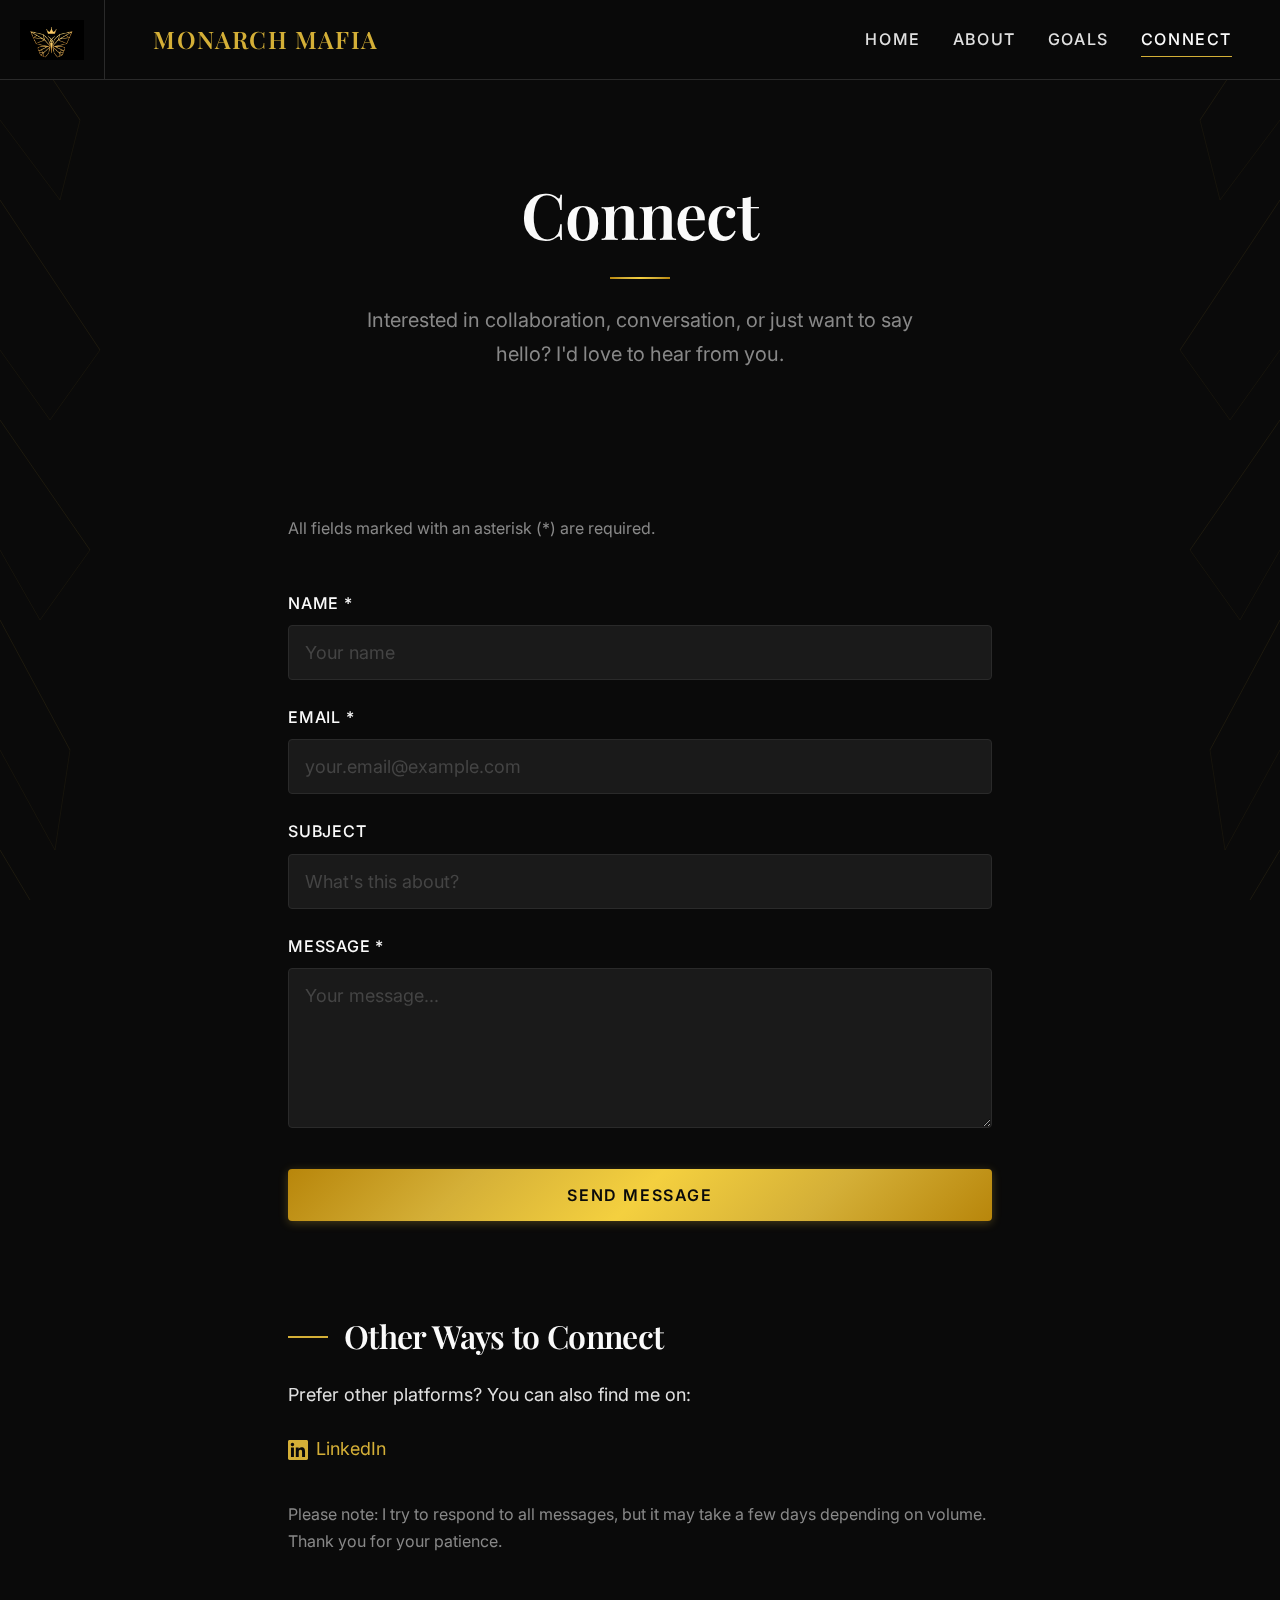
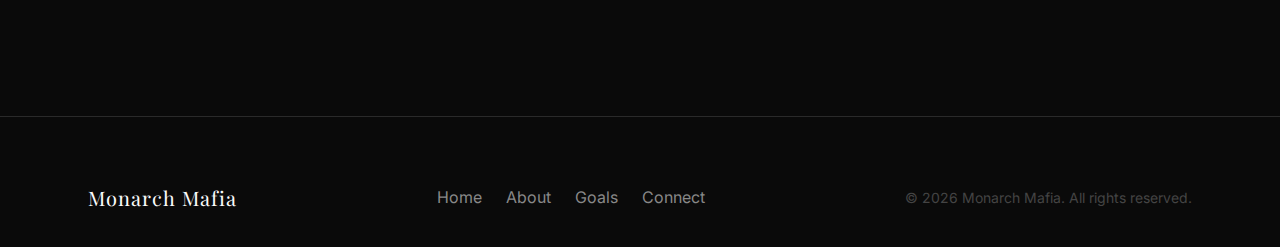
<file: connect.html>
<!DOCTYPE html>
<html lang="en">
<head>
  <meta charset="UTF-8">
  <meta name="viewport" content="width=device-width, initial-scale=1.0">
  <meta http-equiv="X-UA-Compatible" content="IE=edge">

  <!-- Primary Meta Tags -->
  <title>Connect | Monarch Mafia</title>
  <meta name="title" content="Connect | Monarch Mafia">
  <meta name="description" content="Get in touch with Brianna Correnti. Whether for collaboration, conversation, or connection — reach out here.">
  <meta name="author" content="Brianna Correnti">

  <!-- Open Graph / Facebook -->
  <meta property="og:type" content="website">
  <meta property="og:url" content="https://monarchmafia.com/connect.html">
  <meta property="og:title" content="Connect | Monarch Mafia">
  <meta property="og:description" content="Get in touch for collaboration, conversation, or connection.">
  <meta property="og:image" content="https://monarchmafia.com/images/og-image.jpg">

  <!-- Twitter -->
  <meta property="twitter:card" content="summary_large_image">
  <meta property="twitter:url" content="https://monarchmafia.com/connect.html">
  <meta property="twitter:title" content="Connect | Monarch Mafia">
  <meta property="twitter:description" content="Get in touch for collaboration, conversation, or connection.">
  <meta property="twitter:image" content="https://monarchmafia.com/images/og-image.jpg">

  <!-- Favicon -->
  <link rel="icon" type="image/x-icon" href="/favicon.ico">
  <link rel="apple-touch-icon" sizes="180x180" href="/images/apple-touch-icon.png">

  <!-- Preconnect to external resources -->
  <link rel="preconnect" href="https://fonts.googleapis.com">
  <link rel="preconnect" href="https://fonts.gstatic.com" crossorigin>

  <!-- Google Fonts -->
  <link href="https://fonts.googleapis.com/css2?family=Inter:wght@400;500;600&family=Playfair+Display:ital,wght@0,600;1,400&display=swap" rel="stylesheet">

  <!-- Main Stylesheet -->
  <link rel="stylesheet" href="/css/styles.css">
</head>
<body>
  <!-- Header Component -->
  <header class="header" role="banner">
    <div class="header__inner">
      <a href="/" class="header__logo" aria-label="Monarch Mafia - Home">
        <div class="header__logo-icon">
          <img src="/images/monarch-mafia-logo.png" alt="">
        </div>
        <span class="header__logo-text">Monarch Mafia</span>
      </a>

      <nav class="nav header__nav-wrapper" role="navigation" aria-label="Main navigation">
        <button
          class="nav__toggle"
          aria-label="Toggle navigation menu"
          aria-expanded="false"
          aria-controls="nav-list"
        >
          <span class="nav__toggle-bar"></span>
          <span class="nav__toggle-bar"></span>
          <span class="nav__toggle-bar"></span>
        </button>

        <ul class="nav__list" id="nav-list">
          <li><a href="/" class="nav__link">Home</a></li>
          <li><a href="/about.html" class="nav__link">About</a></li>
          <li><a href="/goals.html" class="nav__link">Goals</a></li>
          <li><a href="/connect.html" class="nav__link nav__link--active" aria-current="page">Connect</a></li>
        </ul>
      </nav>
    </div>
  </header>

  <main class="main" id="main-content">
    <!-- Page Header -->
    <header class="page-header">
      <div class="container">
        <h1 class="page-header__title">Connect</h1>
        <div class="gold-line gold-line--center" aria-hidden="true"></div>
        <p class="page-header__description">
          Interested in collaboration, conversation, or just want to say hello?
          I'd love to hear from you.
        </p>
      </div>
    </header>

    <!-- Contact Form Section -->
    <section class="section" aria-labelledby="contact-form-title">
      <div class="container container--narrow">
        <h2 id="contact-form-title" class="visually-hidden">Contact Form</h2>

        <!--
          NETLIFY FORMS IMPLEMENTATION:
          - data-netlify="true" enables Netlify form handling
          - name="contact" identifies the form in Netlify dashboard
          - netlify-honeypot="bot-field" provides spam protection
          - action="/success.html" would redirect to a success page (optional)
          - Form submissions appear in Netlify dashboard > Forms

          NOTE: For Netlify Forms to work:
          1. Site must be deployed to Netlify
          2. Form must include data-netlify="true" attribute
          3. Form must have a name attribute
        -->
        <form
          name="contact"
          method="POST"
          data-netlify="true"
          netlify-honeypot="bot-field"
          class="contact-form"
          aria-describedby="form-description"
        >
          <!-- Hidden field for form name (required by Netlify) -->
          <input type="hidden" name="form-name" value="contact">

          <!-- Honeypot field for spam protection (hidden from users) -->
          <p class="visually-hidden">
            <label>
              Don't fill this out if you're human:
              <input name="bot-field">
            </label>
          </p>

          <p id="form-description" class="text-muted" style="margin-bottom: var(--space-2xl); font-size: var(--text-sm);">
            All fields marked with an asterisk (*) are required.
          </p>

          <div class="form__group">
            <label for="name" class="form__label">
              Name <span aria-hidden="true">*</span>
            </label>
            <input
              type="text"
              id="name"
              name="name"
              class="form__input"
              required
              autocomplete="name"
              aria-required="true"
              placeholder="Your name"
            >
          </div>

          <div class="form__group">
            <label for="email" class="form__label">
              Email <span aria-hidden="true">*</span>
            </label>
            <input
              type="email"
              id="email"
              name="email"
              class="form__input"
              required
              autocomplete="email"
              aria-required="true"
              placeholder="your.email@example.com"
            >
          </div>

          <div class="form__group">
            <label for="subject" class="form__label">
              Subject
            </label>
            <input
              type="text"
              id="subject"
              name="subject"
              class="form__input"
              placeholder="What's this about?"
            >
          </div>

          <div class="form__group">
            <label for="message" class="form__label">
              Message <span aria-hidden="true">*</span>
            </label>
            <textarea
              id="message"
              name="message"
              class="form__textarea"
              required
              aria-required="true"
              placeholder="Your message..."
              rows="6"
            ></textarea>
          </div>

          <div class="form__group" style="margin-top: var(--space-xl);">
            <button type="submit" class="btn btn--primary" style="width: 100%;">
              Send Message
            </button>
          </div>
        </form>

        <!-- Alternative Contact Methods -->
        <div class="content-section" style="margin-top: var(--space-4xl);">
          <h2 class="content-section__title">Other Ways to Connect</h2>

          <p>
            Prefer other platforms? You can also find me on:
          </p>

          <ul style="margin-top: var(--space-lg); list-style: none;">
            <li style="margin-bottom: var(--space-md);">
              <a href="https://linkedin.com/in/[INSERT-LINKEDIN-USERNAME]" target="_blank" rel="noopener noreferrer" style="display: inline-flex; align-items: center; gap: var(--space-sm);">
                <svg xmlns="http://www.w3.org/2000/svg" width="20" height="20" viewBox="0 0 24 24" fill="currentColor" aria-hidden="true">
                  <path d="M20.447 20.452h-3.554v-5.569c0-1.328-.027-3.037-1.852-3.037-1.853 0-2.136 1.445-2.136 2.939v5.667H9.351V9h3.414v1.561h.046c.477-.9 1.637-1.85 3.37-1.85 3.601 0 4.267 2.37 4.267 5.455v6.286zM5.337 7.433c-1.144 0-2.063-.926-2.063-2.065 0-1.138.92-2.063 2.063-2.063 1.14 0 2.064.925 2.064 2.063 0 1.139-.925 2.065-2.064 2.065zm1.782 13.019H3.555V9h3.564v11.452zM22.225 0H1.771C.792 0 0 .774 0 1.729v20.542C0 23.227.792 24 1.771 24h20.451C23.2 24 24 23.227 24 22.271V1.729C24 .774 23.2 0 22.222 0h.003z"/>
                </svg>
                LinkedIn
                <span class="visually-hidden">(opens in new tab)</span>
              </a>
            </li>
            <!-- Add additional social links as needed -->
          </ul>

          <p class="text-muted" style="margin-top: var(--space-xl); font-size: var(--text-sm);">
            Please note: I try to respond to all messages, but it may take a few days
            depending on volume. Thank you for your patience.
          </p>
        </div>
      </div>
    </section>
  </main>

  <!-- Footer Component -->
  <footer class="footer" role="contentinfo">
    <div class="container footer__inner">
      <span class="footer__logo">Monarch Mafia</span>

      <nav class="footer__nav" aria-label="Footer navigation">
        <a href="/" class="footer__link">Home</a>
        <a href="/about.html" class="footer__link">About</a>
        <a href="/goals.html" class="footer__link">Goals</a>
        <a href="/connect.html" class="footer__link">Connect</a>
      </nav>

      <p class="footer__copyright">
        &copy; <span id="current-year">2025</span> Monarch Mafia. All rights reserved.
      </p>
    </div>
  </footer>

  <script>
    document.getElementById('current-year').textContent = new Date().getFullYear();
  </script>
  <script src="/js/main.js"></script>
</body>
</html>
</file>
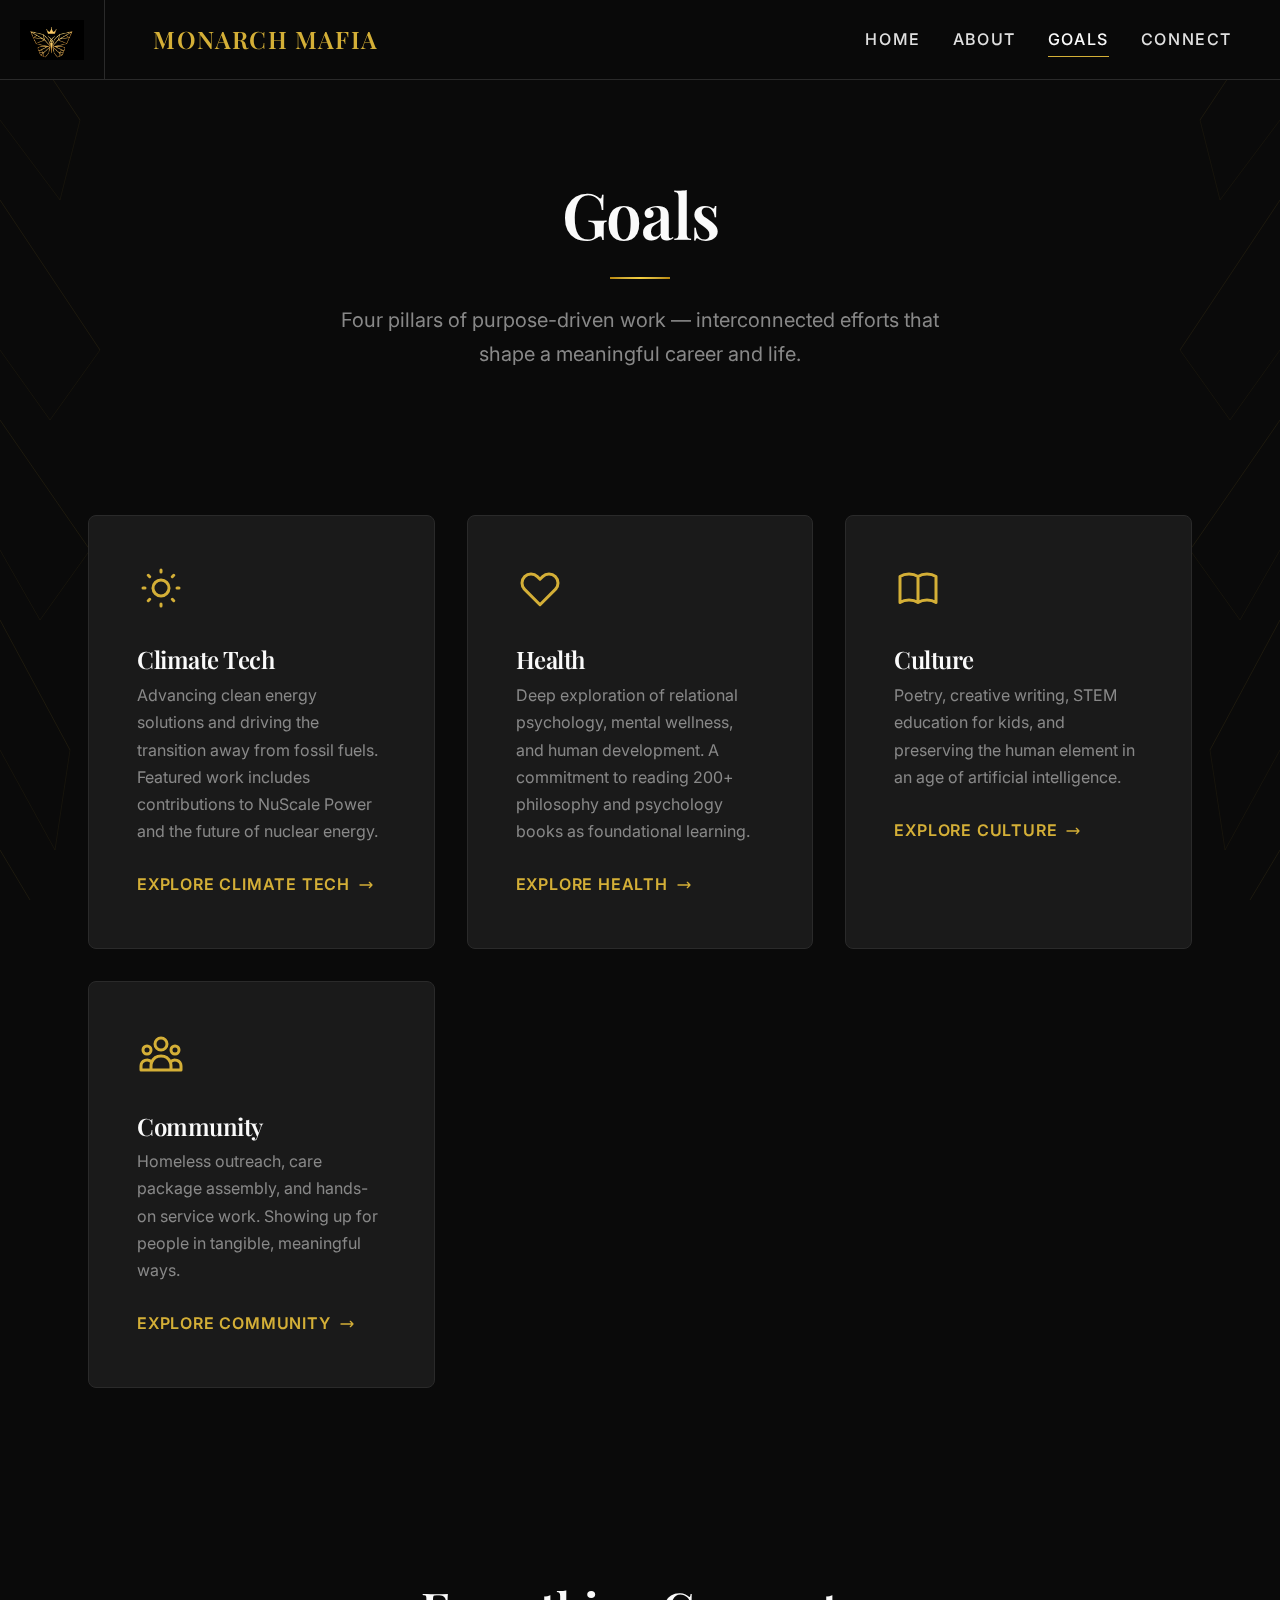
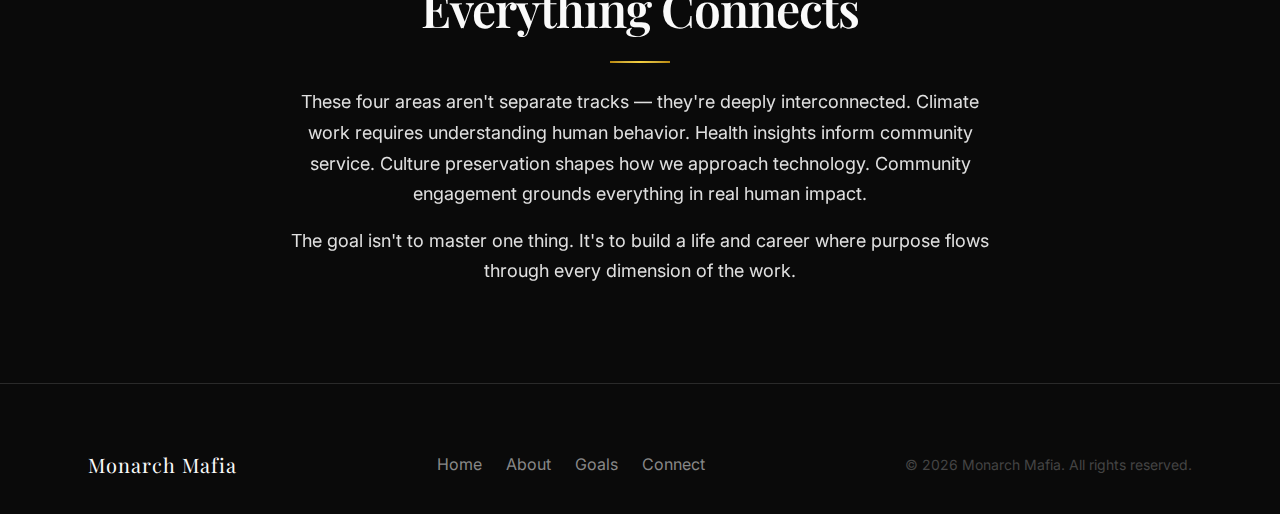
<file: goals.html>
<!DOCTYPE html>
<html lang="en">
<head>
  <meta charset="UTF-8">
  <meta name="viewport" content="width=device-width, initial-scale=1.0">
  <meta http-equiv="X-UA-Compatible" content="IE=edge">

  <!-- Primary Meta Tags -->
  <title>Goals | Monarch Mafia</title>
  <meta name="title" content="Goals | Monarch Mafia">
  <meta name="description" content="Explore the four pillars of Monarch Mafia: Climate Tech, Health, Culture, and Community. Purpose-driven work across multiple dimensions.">
  <meta name="author" content="Brianna Correnti">

  <!-- Open Graph / Facebook -->
  <meta property="og:type" content="website">
  <meta property="og:url" content="https://monarchmafia.com/goals.html">
  <meta property="og:title" content="Goals | Monarch Mafia">
  <meta property="og:description" content="Explore the four pillars of Monarch Mafia: Climate Tech, Health, Culture, and Community.">
  <meta property="og:image" content="https://monarchmafia.com/images/og-image.jpg">

  <!-- Twitter -->
  <meta property="twitter:card" content="summary_large_image">
  <meta property="twitter:url" content="https://monarchmafia.com/goals.html">
  <meta property="twitter:title" content="Goals | Monarch Mafia">
  <meta property="twitter:description" content="Explore the four pillars of Monarch Mafia: Climate Tech, Health, Culture, and Community.">
  <meta property="twitter:image" content="https://monarchmafia.com/images/og-image.jpg">

  <!-- Favicon -->
  <link rel="icon" type="image/x-icon" href="/favicon.ico">
  <link rel="apple-touch-icon" sizes="180x180" href="/images/apple-touch-icon.png">

  <!-- Preconnect to external resources -->
  <link rel="preconnect" href="https://fonts.googleapis.com">
  <link rel="preconnect" href="https://fonts.gstatic.com" crossorigin>

  <!-- Google Fonts -->
  <link href="https://fonts.googleapis.com/css2?family=Inter:wght@400;500;600&family=Playfair+Display:ital,wght@0,600;1,400&display=swap" rel="stylesheet">

  <!-- Main Stylesheet -->
  <link rel="stylesheet" href="/css/styles.css">
</head>
<body>
  <!-- Header Component -->
  <header class="header" role="banner">
    <div class="header__inner">
      <a href="/" class="header__logo" aria-label="Monarch Mafia - Home">
        <div class="header__logo-icon">
          <img src="/images/monarch-mafia-logo.png" alt="">
        </div>
        <span class="header__logo-text">Monarch Mafia</span>
      </a>

      <nav class="nav header__nav-wrapper" role="navigation" aria-label="Main navigation">
        <button
          class="nav__toggle"
          aria-label="Toggle navigation menu"
          aria-expanded="false"
          aria-controls="nav-list"
        >
          <span class="nav__toggle-bar"></span>
          <span class="nav__toggle-bar"></span>
          <span class="nav__toggle-bar"></span>
        </button>

        <ul class="nav__list" id="nav-list">
          <li><a href="/" class="nav__link">Home</a></li>
          <li><a href="/about.html" class="nav__link">About</a></li>
          <li><a href="/goals.html" class="nav__link nav__link--active" aria-current="page">Goals</a></li>
          <li><a href="/connect.html" class="nav__link">Connect</a></li>
        </ul>
      </nav>
    </div>
  </header>

  <main class="main" id="main-content">
    <!-- Page Header -->
    <header class="page-header">
      <div class="container">
        <h1 class="page-header__title">Goals</h1>
        <div class="gold-line gold-line--center" aria-hidden="true"></div>
        <p class="page-header__description">
          Four pillars of purpose-driven work — interconnected efforts that shape a meaningful career and life.
        </p>
      </div>
    </header>

    <!-- Goals Overview -->
    <section class="section" aria-labelledby="goals-overview">
      <div class="container">
        <h2 id="goals-overview" class="visually-hidden">Areas of Focus</h2>

        <div class="card-grid">
          <!-- Climate Tech Card -->
          <article class="card">
            <svg class="card__icon" xmlns="http://www.w3.org/2000/svg" fill="none" viewBox="0 0 24 24" stroke="currentColor" aria-hidden="true">
              <path stroke-linecap="round" stroke-linejoin="round" stroke-width="1.5" d="M12 3v1m0 16v1m9-9h-1M4 12H3m15.364 6.364l-.707-.707M6.343 6.343l-.707-.707m12.728 0l-.707.707M6.343 17.657l-.707.707M16 12a4 4 0 11-8 0 4 4 0 018 0z" />
            </svg>
            <h3 class="card__title">Climate Tech</h3>
            <p class="card__description">
              Advancing clean energy solutions and driving the transition away from fossil fuels.
              Featured work includes contributions to NuScale Power and the future of nuclear energy.
            </p>
            <a href="/goals/climate-tech.html" class="card__link">
              Explore Climate Tech
              <svg xmlns="http://www.w3.org/2000/svg" fill="none" viewBox="0 0 24 24" stroke="currentColor" aria-hidden="true">
                <path stroke-linecap="round" stroke-linejoin="round" stroke-width="2" d="M17 8l4 4m0 0l-4 4m4-4H3" />
              </svg>
            </a>
          </article>

          <!-- Health Card -->
          <article class="card">
            <svg class="card__icon" xmlns="http://www.w3.org/2000/svg" fill="none" viewBox="0 0 24 24" stroke="currentColor" aria-hidden="true">
              <path stroke-linecap="round" stroke-linejoin="round" stroke-width="1.5" d="M4.318 6.318a4.5 4.5 0 000 6.364L12 20.364l7.682-7.682a4.5 4.5 0 00-6.364-6.364L12 7.636l-1.318-1.318a4.5 4.5 0 00-6.364 0z" />
            </svg>
            <h3 class="card__title">Health</h3>
            <p class="card__description">
              Deep exploration of relational psychology, mental wellness, and human development.
              A commitment to reading 200+ philosophy and psychology books as foundational learning.
            </p>
            <a href="/goals/health.html" class="card__link">
              Explore Health
              <svg xmlns="http://www.w3.org/2000/svg" fill="none" viewBox="0 0 24 24" stroke="currentColor" aria-hidden="true">
                <path stroke-linecap="round" stroke-linejoin="round" stroke-width="2" d="M17 8l4 4m0 0l-4 4m4-4H3" />
              </svg>
            </a>
          </article>

          <!-- Culture Card -->
          <article class="card">
            <svg class="card__icon" xmlns="http://www.w3.org/2000/svg" fill="none" viewBox="0 0 24 24" stroke="currentColor" aria-hidden="true">
              <path stroke-linecap="round" stroke-linejoin="round" stroke-width="1.5" d="M12 6.253v13m0-13C10.832 5.477 9.246 5 7.5 5S4.168 5.477 3 6.253v13C4.168 18.477 5.754 18 7.5 18s3.332.477 4.5 1.253m0-13C13.168 5.477 14.754 5 16.5 5c1.747 0 3.332.477 4.5 1.253v13C19.832 18.477 18.247 18 16.5 18c-1.746 0-3.332.477-4.5 1.253" />
            </svg>
            <h3 class="card__title">Culture</h3>
            <p class="card__description">
              Poetry, creative writing, STEM education for kids, and preserving the human element
              in an age of artificial intelligence.
            </p>
            <a href="/goals/culture.html" class="card__link">
              Explore Culture
              <svg xmlns="http://www.w3.org/2000/svg" fill="none" viewBox="0 0 24 24" stroke="currentColor" aria-hidden="true">
                <path stroke-linecap="round" stroke-linejoin="round" stroke-width="2" d="M17 8l4 4m0 0l-4 4m4-4H3" />
              </svg>
            </a>
          </article>

          <!-- Community Card -->
          <article class="card">
            <svg class="card__icon" xmlns="http://www.w3.org/2000/svg" fill="none" viewBox="0 0 24 24" stroke="currentColor" aria-hidden="true">
              <path stroke-linecap="round" stroke-linejoin="round" stroke-width="1.5" d="M17 20h5v-2a3 3 0 00-5.356-1.857M17 20H7m10 0v-2c0-.656-.126-1.283-.356-1.857M7 20H2v-2a3 3 0 015.356-1.857M7 20v-2c0-.656.126-1.283.356-1.857m0 0a5.002 5.002 0 019.288 0M15 7a3 3 0 11-6 0 3 3 0 016 0zm6 3a2 2 0 11-4 0 2 2 0 014 0zM7 10a2 2 0 11-4 0 2 2 0 014 0z" />
            </svg>
            <h3 class="card__title">Community</h3>
            <p class="card__description">
              Homeless outreach, care package assembly, and hands-on service work. Showing up for
              people in tangible, meaningful ways.
            </p>
            <a href="/goals/community.html" class="card__link">
              Explore Community
              <svg xmlns="http://www.w3.org/2000/svg" fill="none" viewBox="0 0 24 24" stroke="currentColor" aria-hidden="true">
                <path stroke-linecap="round" stroke-linejoin="round" stroke-width="2" d="M17 8l4 4m0 0l-4 4m4-4H3" />
              </svg>
            </a>
          </article>
        </div>
      </div>
    </section>

    <!-- Interconnection Section -->
    <section class="section" aria-labelledby="interconnection">
      <div class="container container--narrow">
        <h2 id="interconnection" class="text-center">Everything Connects</h2>
        <div class="gold-line gold-line--center" aria-hidden="true"></div>

        <p class="text-center">
          These four areas aren't separate tracks — they're deeply interconnected. Climate work
          requires understanding human behavior. Health insights inform community service. Culture
          preservation shapes how we approach technology. Community engagement grounds everything
          in real human impact.
        </p>

        <p class="text-center">
          The goal isn't to master one thing. It's to build a life and career where purpose
          flows through every dimension of the work.
        </p>
      </div>
    </section>
  </main>

  <!-- Footer Component -->
  <footer class="footer" role="contentinfo">
    <div class="container footer__inner">
      <span class="footer__logo">Monarch Mafia</span>

      <nav class="footer__nav" aria-label="Footer navigation">
        <a href="/" class="footer__link">Home</a>
        <a href="/about.html" class="footer__link">About</a>
        <a href="/goals.html" class="footer__link">Goals</a>
        <a href="/connect.html" class="footer__link">Connect</a>
      </nav>

      <p class="footer__copyright">
        &copy; <span id="current-year">2025</span> Monarch Mafia. All rights reserved.
      </p>
    </div>
  </footer>

  <script>
    document.getElementById('current-year').textContent = new Date().getFullYear();
  </script>
  <script src="/js/main.js"></script>
</body>
</html>
</file>
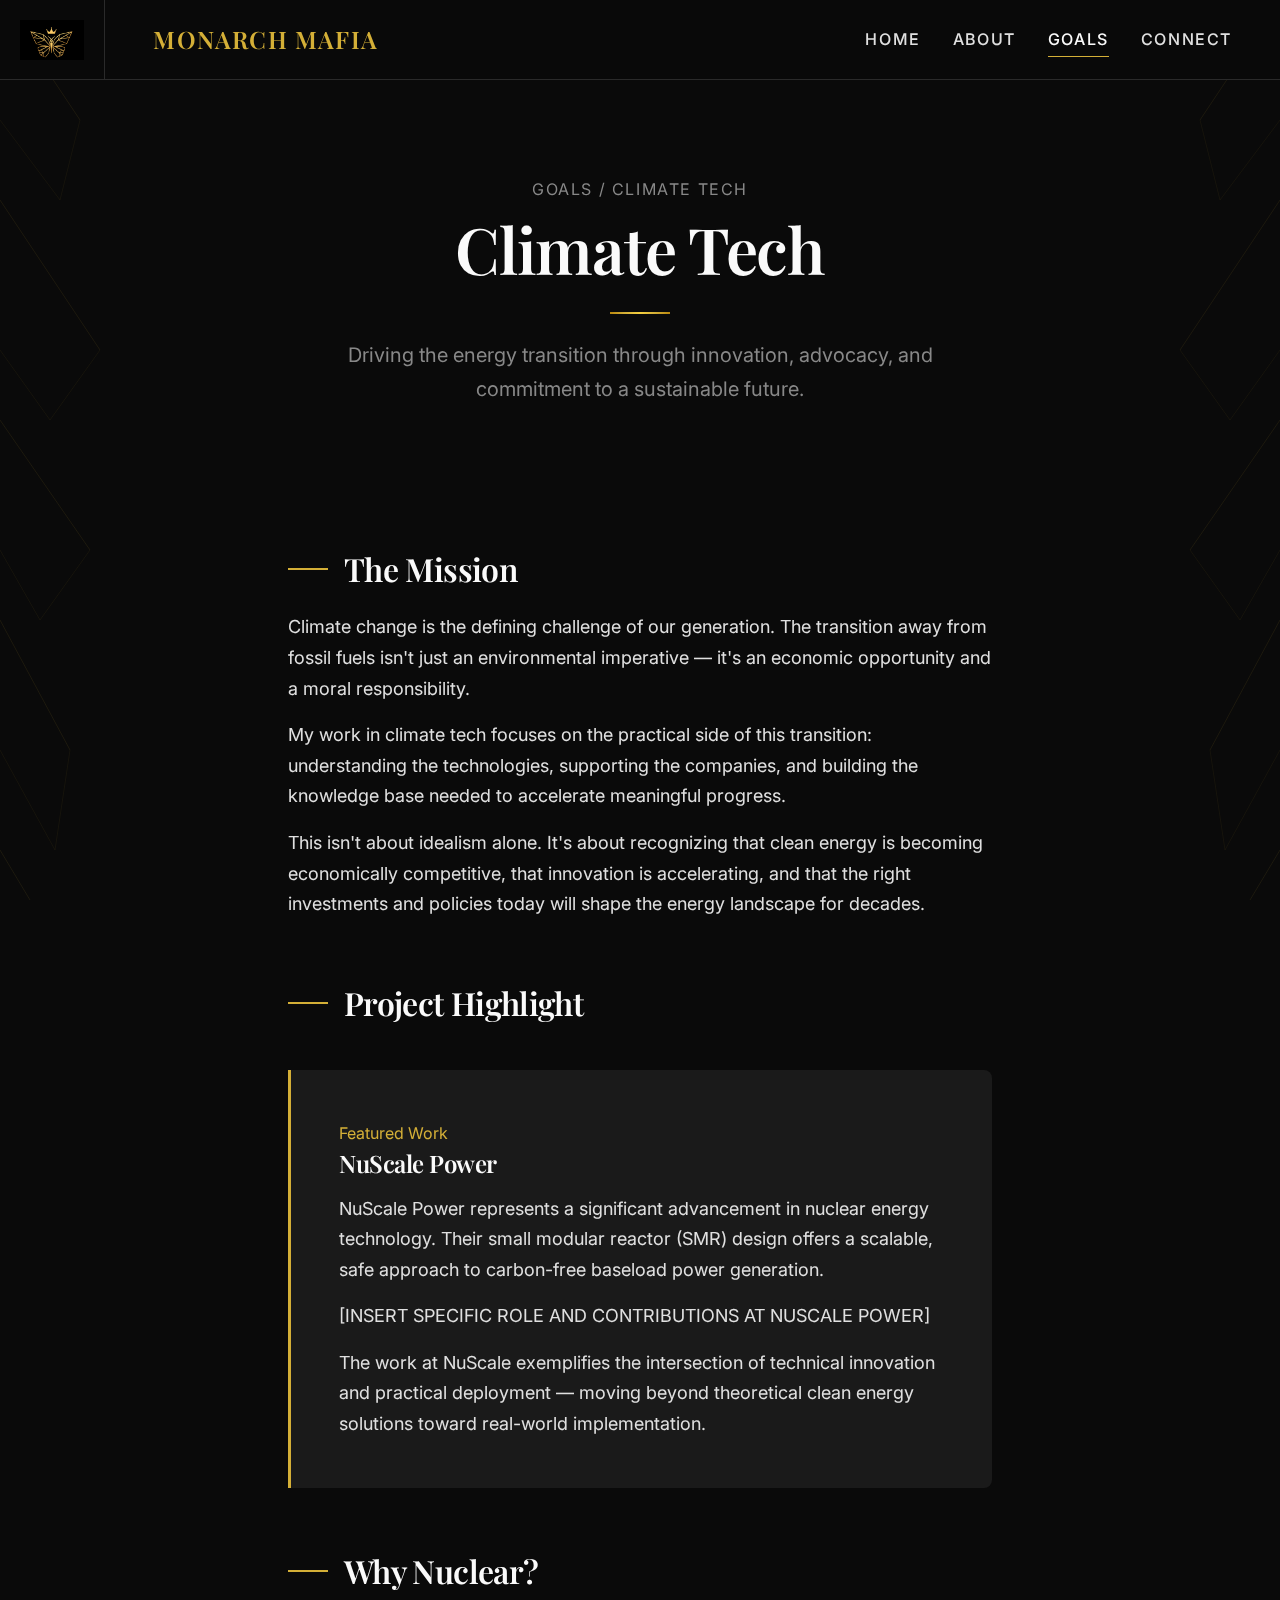
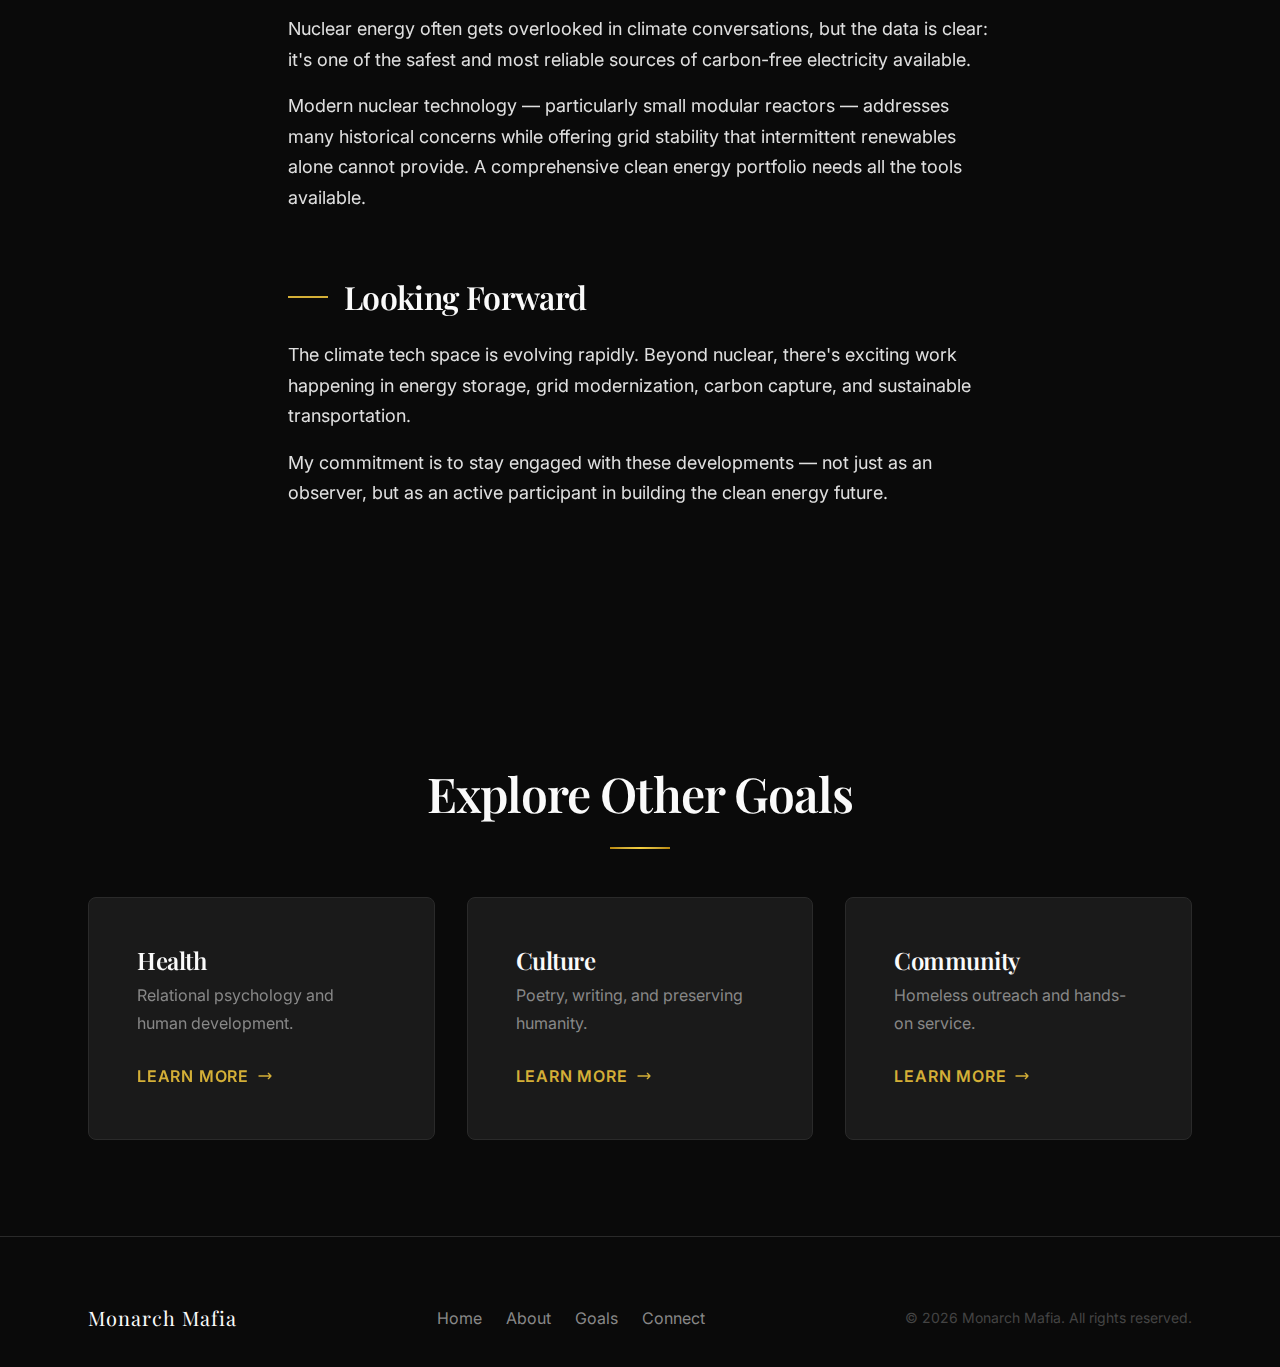
<file: goals/climate-tech.html>
<!DOCTYPE html>
<html lang="en">
<head>
  <meta charset="UTF-8">
  <meta name="viewport" content="width=device-width, initial-scale=1.0">
  <meta http-equiv="X-UA-Compatible" content="IE=edge">

  <!-- Primary Meta Tags -->
  <title>Climate Tech | Monarch Mafia</title>
  <meta name="title" content="Climate Tech | Monarch Mafia">
  <meta name="description" content="Advancing clean energy solutions and driving the transition to sustainable power. Featured work with NuScale Power and the future of nuclear energy.">
  <meta name="author" content="Brianna Correnti">

  <!-- Open Graph / Facebook -->
  <meta property="og:type" content="website">
  <meta property="og:url" content="https://monarchmafia.com/goals/climate-tech.html">
  <meta property="og:title" content="Climate Tech | Monarch Mafia">
  <meta property="og:description" content="Advancing clean energy solutions and the future of nuclear energy.">
  <meta property="og:image" content="https://monarchmafia.com/images/og-image.jpg">

  <!-- Twitter -->
  <meta property="twitter:card" content="summary_large_image">
  <meta property="twitter:url" content="https://monarchmafia.com/goals/climate-tech.html">
  <meta property="twitter:title" content="Climate Tech | Monarch Mafia">
  <meta property="twitter:description" content="Advancing clean energy solutions and the future of nuclear energy.">
  <meta property="twitter:image" content="https://monarchmafia.com/images/og-image.jpg">

  <!-- Favicon -->
  <link rel="icon" type="image/x-icon" href="/favicon.ico">
  <link rel="apple-touch-icon" sizes="180x180" href="/images/apple-touch-icon.png">

  <!-- Preconnect to external resources -->
  <link rel="preconnect" href="https://fonts.googleapis.com">
  <link rel="preconnect" href="https://fonts.gstatic.com" crossorigin>

  <!-- Google Fonts -->
  <link href="https://fonts.googleapis.com/css2?family=Inter:wght@400;500;600&family=Playfair+Display:ital,wght@0,600;1,400&display=swap" rel="stylesheet">

  <!-- Main Stylesheet -->
  <link rel="stylesheet" href="/css/styles.css">
</head>
<body>
  <!-- Header Component -->
  <header class="header" role="banner">
    <div class="header__inner">
      <a href="/" class="header__logo" aria-label="Monarch Mafia - Home">
        <div class="header__logo-icon">
          <img src="/images/monarch-mafia-logo.png" alt="">
        </div>
        <span class="header__logo-text">Monarch Mafia</span>
      </a>

      <nav class="nav header__nav-wrapper" role="navigation" aria-label="Main navigation">
        <button
          class="nav__toggle"
          aria-label="Toggle navigation menu"
          aria-expanded="false"
          aria-controls="nav-list"
        >
          <span class="nav__toggle-bar"></span>
          <span class="nav__toggle-bar"></span>
          <span class="nav__toggle-bar"></span>
        </button>

        <ul class="nav__list" id="nav-list">
          <li><a href="/" class="nav__link">Home</a></li>
          <li><a href="/about.html" class="nav__link">About</a></li>
          <li><a href="/goals.html" class="nav__link nav__link--active">Goals</a></li>
          <li><a href="/connect.html" class="nav__link">Connect</a></li>
        </ul>
      </nav>
    </div>
  </header>

  <main class="main" id="main-content">
    <!-- Page Header -->
    <header class="page-header">
      <div class="container">
        <p class="text-muted" style="text-transform: uppercase; letter-spacing: 0.1em; font-size: var(--text-sm); margin-bottom: var(--space-sm);">
          <a href="/goals.html" style="color: inherit;">Goals</a> / Climate Tech
        </p>
        <h1 class="page-header__title">Climate Tech</h1>
        <div class="gold-line gold-line--center" aria-hidden="true"></div>
        <p class="page-header__description">
          Driving the energy transition through innovation, advocacy, and commitment to a sustainable future.
        </p>
      </div>
    </header>

    <!-- Main Content -->
    <section class="section" aria-labelledby="climate-overview">
      <div class="container container--narrow">
        <div class="content-section">
          <h2 id="climate-overview" class="content-section__title">The Mission</h2>

          <p>
            Climate change is the defining challenge of our generation. The transition away from
            fossil fuels isn't just an environmental imperative — it's an economic opportunity
            and a moral responsibility.
          </p>

          <p>
            My work in climate tech focuses on the practical side of this transition: understanding
            the technologies, supporting the companies, and building the knowledge base needed to
            accelerate meaningful progress.
          </p>

          <p>
            This isn't about idealism alone. It's about recognizing that clean energy is becoming
            economically competitive, that innovation is accelerating, and that the right investments
            and policies today will shape the energy landscape for decades.
          </p>
        </div>

        <!-- NuScale Project Highlight -->
        <div class="content-section">
          <h2 class="content-section__title">Project Highlight</h2>

          <div class="project-highlight">
            <span class="project-highlight__meta">Featured Work</span>
            <h3 class="project-highlight__title">NuScale Power</h3>
            <p>
              NuScale Power represents a significant advancement in nuclear energy technology.
              Their small modular reactor (SMR) design offers a scalable, safe approach to
              carbon-free baseload power generation.
            </p>
            <p>
              <!-- CONTENT NOTE: Add specific role/contribution details here -->
              [INSERT SPECIFIC ROLE AND CONTRIBUTIONS AT NUSCALE POWER]
            </p>
            <p>
              The work at NuScale exemplifies the intersection of technical innovation and
              practical deployment — moving beyond theoretical clean energy solutions toward
              real-world implementation.
            </p>
          </div>
        </div>

        <div class="content-section">
          <h2 class="content-section__title">Why Nuclear?</h2>

          <p>
            Nuclear energy often gets overlooked in climate conversations, but the data is clear:
            it's one of the safest and most reliable sources of carbon-free electricity available.
          </p>

          <p>
            Modern nuclear technology — particularly small modular reactors — addresses many
            historical concerns while offering grid stability that intermittent renewables alone
            cannot provide. A comprehensive clean energy portfolio needs all the tools available.
          </p>
        </div>

        <div class="content-section">
          <h2 class="content-section__title">Looking Forward</h2>

          <p>
            The climate tech space is evolving rapidly. Beyond nuclear, there's exciting work
            happening in energy storage, grid modernization, carbon capture, and sustainable
            transportation.
          </p>

          <p>
            My commitment is to stay engaged with these developments — not just as an observer,
            but as an active participant in building the clean energy future.
          </p>
        </div>
      </div>
    </section>

    <!-- Related Goals Navigation -->
    <section class="section" aria-labelledby="related-goals">
      <div class="container">
        <h2 id="related-goals" class="text-center">Explore Other Goals</h2>
        <div class="gold-line gold-line--center" aria-hidden="true"></div>

        <div class="card-grid" style="margin-top: var(--space-2xl);">
          <article class="card">
            <h3 class="card__title">Health</h3>
            <p class="card__description">Relational psychology and human development.</p>
            <a href="/goals/health.html" class="card__link">
              Learn More
              <svg xmlns="http://www.w3.org/2000/svg" fill="none" viewBox="0 0 24 24" stroke="currentColor" aria-hidden="true" style="width:16px;height:16px;">
                <path stroke-linecap="round" stroke-linejoin="round" stroke-width="2" d="M17 8l4 4m0 0l-4 4m4-4H3" />
              </svg>
            </a>
          </article>

          <article class="card">
            <h3 class="card__title">Culture</h3>
            <p class="card__description">Poetry, writing, and preserving humanity.</p>
            <a href="/goals/culture.html" class="card__link">
              Learn More
              <svg xmlns="http://www.w3.org/2000/svg" fill="none" viewBox="0 0 24 24" stroke="currentColor" aria-hidden="true" style="width:16px;height:16px;">
                <path stroke-linecap="round" stroke-linejoin="round" stroke-width="2" d="M17 8l4 4m0 0l-4 4m4-4H3" />
              </svg>
            </a>
          </article>

          <article class="card">
            <h3 class="card__title">Community</h3>
            <p class="card__description">Homeless outreach and hands-on service.</p>
            <a href="/goals/community.html" class="card__link">
              Learn More
              <svg xmlns="http://www.w3.org/2000/svg" fill="none" viewBox="0 0 24 24" stroke="currentColor" aria-hidden="true" style="width:16px;height:16px;">
                <path stroke-linecap="round" stroke-linejoin="round" stroke-width="2" d="M17 8l4 4m0 0l-4 4m4-4H3" />
              </svg>
            </a>
          </article>
        </div>
      </div>
    </section>
  </main>

  <!-- Footer Component -->
  <footer class="footer" role="contentinfo">
    <div class="container footer__inner">
      <span class="footer__logo">Monarch Mafia</span>

      <nav class="footer__nav" aria-label="Footer navigation">
        <a href="/" class="footer__link">Home</a>
        <a href="/about.html" class="footer__link">About</a>
        <a href="/goals.html" class="footer__link">Goals</a>
        <a href="/connect.html" class="footer__link">Connect</a>
      </nav>

      <p class="footer__copyright">
        &copy; <span id="current-year">2025</span> Monarch Mafia. All rights reserved.
      </p>
    </div>
  </footer>

  <script>
    document.getElementById('current-year').textContent = new Date().getFullYear();
  </script>
  <script src="/js/main.js"></script>
</body>
</html>
</file>
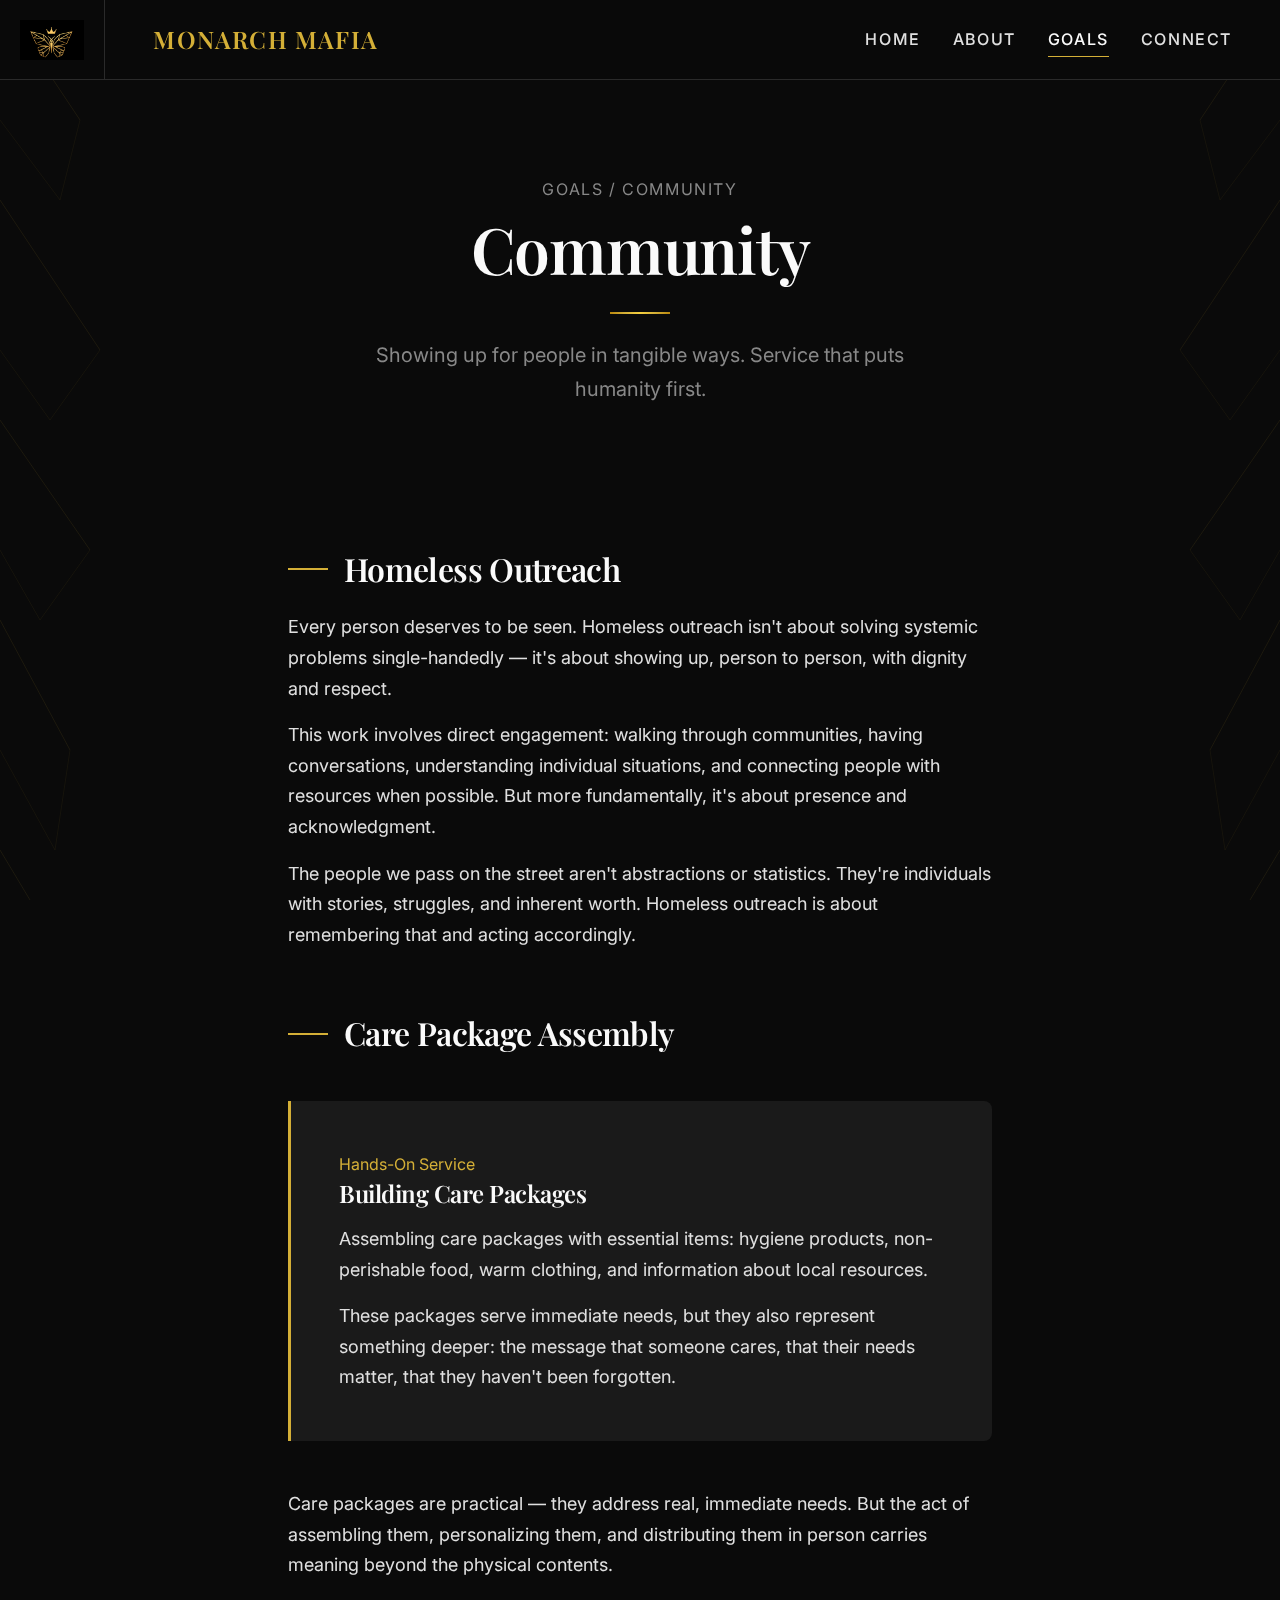
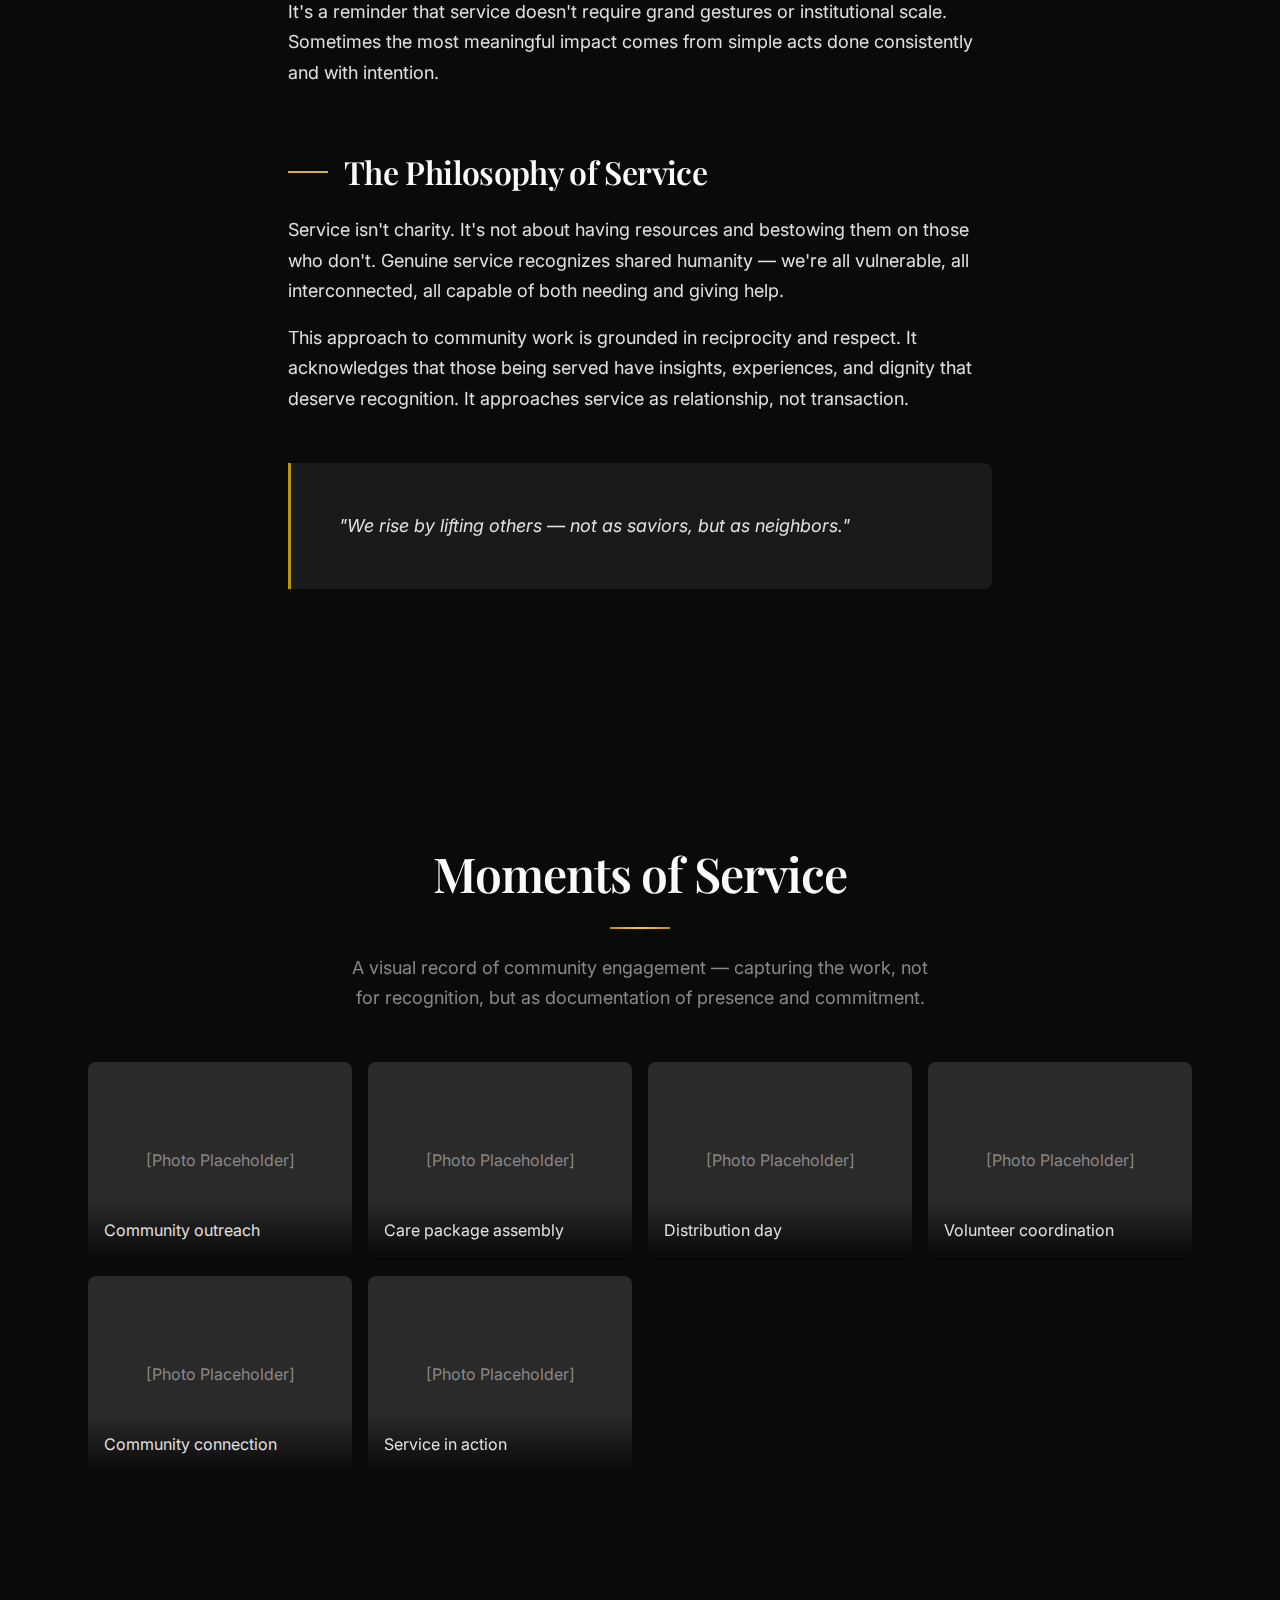
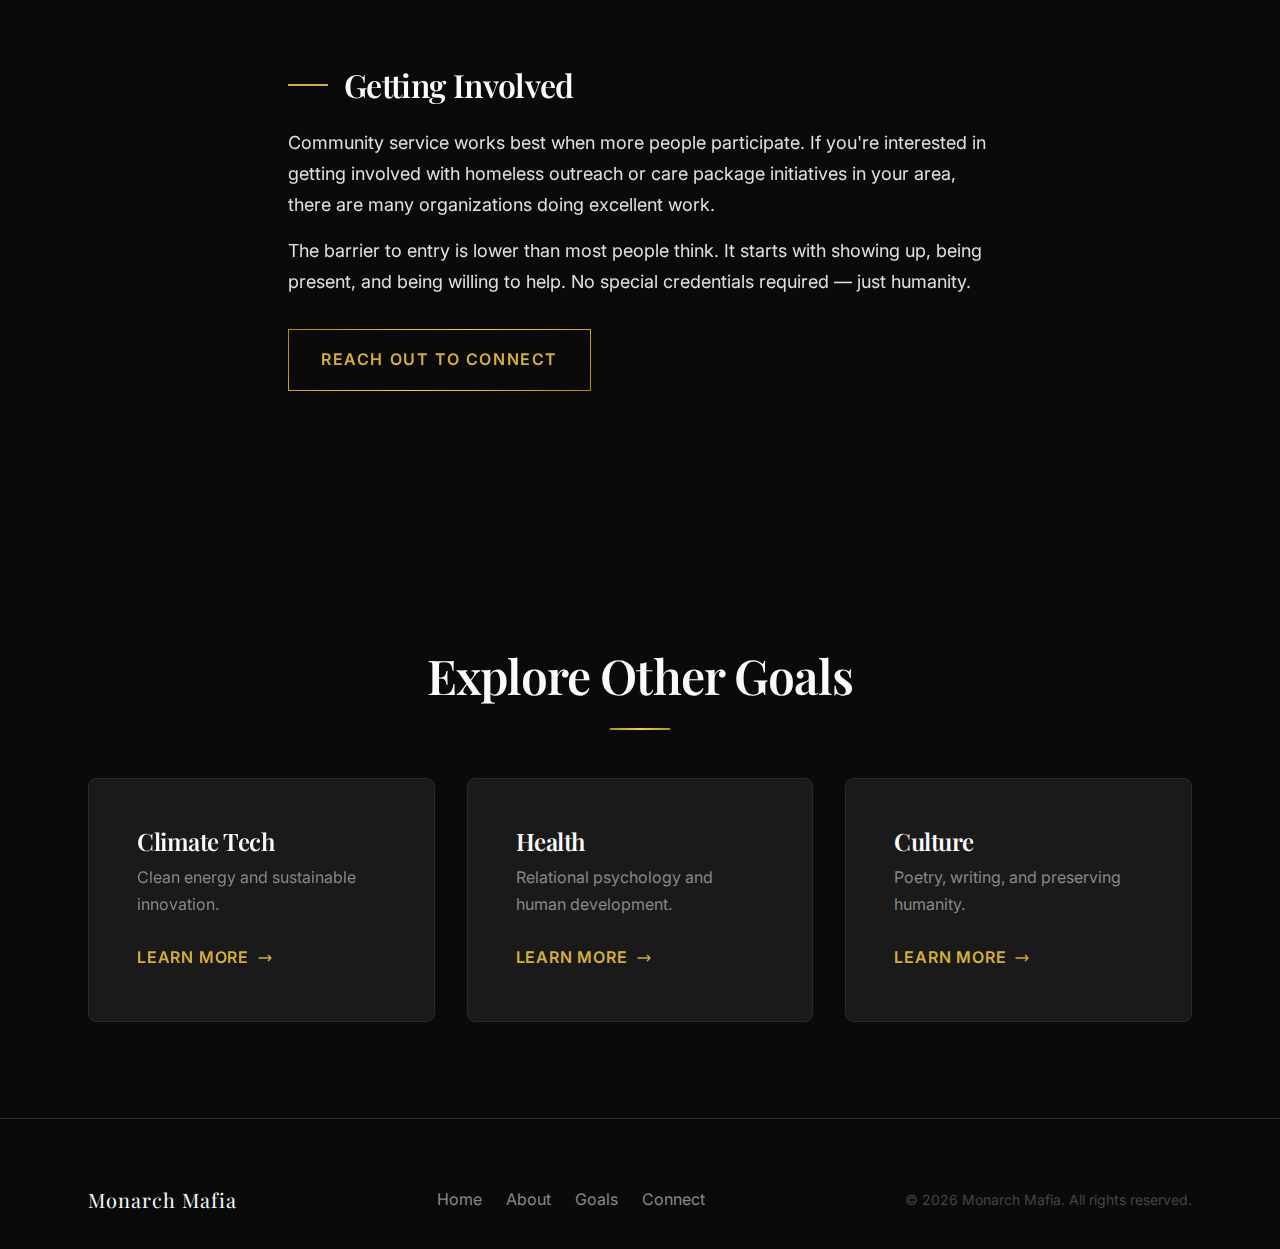
<file: goals/community.html>
<!DOCTYPE html>
<html lang="en">
<head>
  <meta charset="UTF-8">
  <meta name="viewport" content="width=device-width, initial-scale=1.0">
  <meta http-equiv="X-UA-Compatible" content="IE=edge">

  <!-- Primary Meta Tags -->
  <title>Community | Monarch Mafia</title>
  <meta name="title" content="Community | Monarch Mafia">
  <meta name="description" content="Homeless outreach, care package assembly, and hands-on service work. Showing up for people in tangible, meaningful ways.">
  <meta name="author" content="Brianna Correnti">

  <!-- Open Graph / Facebook -->
  <meta property="og:type" content="website">
  <meta property="og:url" content="https://monarchmafia.com/goals/community.html">
  <meta property="og:title" content="Community | Monarch Mafia">
  <meta property="og:description" content="Homeless outreach and community service work.">
  <meta property="og:image" content="https://monarchmafia.com/images/og-image.jpg">

  <!-- Twitter -->
  <meta property="twitter:card" content="summary_large_image">
  <meta property="twitter:url" content="https://monarchmafia.com/goals/community.html">
  <meta property="twitter:title" content="Community | Monarch Mafia">
  <meta property="twitter:description" content="Homeless outreach and community service work.">
  <meta property="twitter:image" content="https://monarchmafia.com/images/og-image.jpg">

  <!-- Favicon -->
  <link rel="icon" type="image/x-icon" href="/favicon.ico">
  <link rel="apple-touch-icon" sizes="180x180" href="/images/apple-touch-icon.png">

  <!-- Preconnect to external resources -->
  <link rel="preconnect" href="https://fonts.googleapis.com">
  <link rel="preconnect" href="https://fonts.gstatic.com" crossorigin>

  <!-- Google Fonts -->
  <link href="https://fonts.googleapis.com/css2?family=Inter:wght@400;500;600&family=Playfair+Display:ital,wght@0,600;1,400&display=swap" rel="stylesheet">

  <!-- Main Stylesheet -->
  <link rel="stylesheet" href="/css/styles.css">
</head>
<body>
  <!-- Header Component -->
  <header class="header" role="banner">
    <div class="header__inner">
      <a href="/" class="header__logo" aria-label="Monarch Mafia - Home">
        <div class="header__logo-icon">
          <img src="/images/monarch-mafia-logo.png" alt="">
        </div>
        <span class="header__logo-text">Monarch Mafia</span>
      </a>

      <nav class="nav header__nav-wrapper" role="navigation" aria-label="Main navigation">
        <button
          class="nav__toggle"
          aria-label="Toggle navigation menu"
          aria-expanded="false"
          aria-controls="nav-list"
        >
          <span class="nav__toggle-bar"></span>
          <span class="nav__toggle-bar"></span>
          <span class="nav__toggle-bar"></span>
        </button>

        <ul class="nav__list" id="nav-list">
          <li><a href="/" class="nav__link">Home</a></li>
          <li><a href="/about.html" class="nav__link">About</a></li>
          <li><a href="/goals.html" class="nav__link nav__link--active">Goals</a></li>
          <li><a href="/connect.html" class="nav__link">Connect</a></li>
        </ul>
      </nav>
    </div>
  </header>

  <main class="main" id="main-content">
    <!-- Page Header -->
    <header class="page-header">
      <div class="container">
        <p class="text-muted" style="text-transform: uppercase; letter-spacing: 0.1em; font-size: var(--text-sm); margin-bottom: var(--space-sm);">
          <a href="/goals.html" style="color: inherit;">Goals</a> / Community
        </p>
        <h1 class="page-header__title">Community</h1>
        <div class="gold-line gold-line--center" aria-hidden="true"></div>
        <p class="page-header__description">
          Showing up for people in tangible ways. Service that puts humanity first.
        </p>
      </div>
    </header>

    <!-- Main Content -->
    <section class="section" aria-labelledby="community-overview">
      <div class="container container--narrow">
        <div class="content-section">
          <h2 id="community-overview" class="content-section__title">Homeless Outreach</h2>

          <p>
            Every person deserves to be seen. Homeless outreach isn't about solving systemic
            problems single-handedly — it's about showing up, person to person, with dignity
            and respect.
          </p>

          <p>
            This work involves direct engagement: walking through communities, having conversations,
            understanding individual situations, and connecting people with resources when possible.
            But more fundamentally, it's about presence and acknowledgment.
          </p>

          <p>
            The people we pass on the street aren't abstractions or statistics. They're individuals
            with stories, struggles, and inherent worth. Homeless outreach is about remembering
            that and acting accordingly.
          </p>
        </div>

        <div class="content-section">
          <h2 class="content-section__title">Care Package Assembly</h2>

          <div class="project-highlight">
            <span class="project-highlight__meta">Hands-On Service</span>
            <h3 class="project-highlight__title">Building Care Packages</h3>
            <p>
              Assembling care packages with essential items: hygiene products, non-perishable
              food, warm clothing, and information about local resources.
            </p>
            <p>
              These packages serve immediate needs, but they also represent something deeper:
              the message that someone cares, that their needs matter, that they haven't been
              forgotten.
            </p>
          </div>

          <p>
            Care packages are practical — they address real, immediate needs. But the act of
            assembling them, personalizing them, and distributing them in person carries meaning
            beyond the physical contents.
          </p>

          <p>
            It's a reminder that service doesn't require grand gestures or institutional scale.
            Sometimes the most meaningful impact comes from simple acts done consistently and
            with intention.
          </p>
        </div>

        <div class="content-section">
          <h2 class="content-section__title">The Philosophy of Service</h2>

          <p>
            Service isn't charity. It's not about having resources and bestowing them on those
            who don't. Genuine service recognizes shared humanity — we're all vulnerable,
            all interconnected, all capable of both needing and giving help.
          </p>

          <p>
            This approach to community work is grounded in reciprocity and respect. It
            acknowledges that those being served have insights, experiences, and dignity
            that deserve recognition. It approaches service as relationship, not transaction.
          </p>

          <blockquote class="project-highlight" style="border-color: var(--color-gold-dark);">
            <p style="font-style: italic; margin: 0;">
              "We rise by lifting others — not as saviors, but as neighbors."
            </p>
          </blockquote>
        </div>
      </div>
    </section>

    <!-- Photo Gallery Section -->
    <section class="section" aria-labelledby="photo-gallery">
      <div class="container">
        <h2 id="photo-gallery" class="text-center">Moments of Service</h2>
        <div class="gold-line gold-line--center" aria-hidden="true"></div>
        <p class="text-center text-muted" style="max-width: 600px; margin: 0 auto var(--space-2xl);">
          A visual record of community engagement — capturing the work, not for recognition,
          but as documentation of presence and commitment.
        </p>

        <!--
          PHOTO GRID IMPLEMENTATION NOTES:
          - Add actual images to the /images/community/ folder
          - Replace placeholder src values with actual image paths
          - Update alt text to describe each specific image
          - Captions should be restrained and factual
        -->
        <div class="photo-grid">
          <figure class="photo-grid__item">
            <!-- Replace with actual image: src="/images/community/outreach-1.jpg" -->
            <div style="width: 100%; height: 100%; background-color: var(--color-black-lighter); display: flex; align-items: center; justify-content: center;">
              <span class="text-muted" style="font-size: var(--text-sm);">[Photo Placeholder]</span>
            </div>
            <figcaption class="photo-grid__caption">Community outreach</figcaption>
          </figure>

          <figure class="photo-grid__item">
            <!-- Replace with actual image -->
            <div style="width: 100%; height: 100%; background-color: var(--color-black-lighter); display: flex; align-items: center; justify-content: center;">
              <span class="text-muted" style="font-size: var(--text-sm);">[Photo Placeholder]</span>
            </div>
            <figcaption class="photo-grid__caption">Care package assembly</figcaption>
          </figure>

          <figure class="photo-grid__item">
            <!-- Replace with actual image -->
            <div style="width: 100%; height: 100%; background-color: var(--color-black-lighter); display: flex; align-items: center; justify-content: center;">
              <span class="text-muted" style="font-size: var(--text-sm);">[Photo Placeholder]</span>
            </div>
            <figcaption class="photo-grid__caption">Distribution day</figcaption>
          </figure>

          <figure class="photo-grid__item">
            <!-- Replace with actual image -->
            <div style="width: 100%; height: 100%; background-color: var(--color-black-lighter); display: flex; align-items: center; justify-content: center;">
              <span class="text-muted" style="font-size: var(--text-sm);">[Photo Placeholder]</span>
            </div>
            <figcaption class="photo-grid__caption">Volunteer coordination</figcaption>
          </figure>

          <figure class="photo-grid__item">
            <!-- Replace with actual image -->
            <div style="width: 100%; height: 100%; background-color: var(--color-black-lighter); display: flex; align-items: center; justify-content: center;">
              <span class="text-muted" style="font-size: var(--text-sm);">[Photo Placeholder]</span>
            </div>
            <figcaption class="photo-grid__caption">Community connection</figcaption>
          </figure>

          <figure class="photo-grid__item">
            <!-- Replace with actual image -->
            <div style="width: 100%; height: 100%; background-color: var(--color-black-lighter); display: flex; align-items: center; justify-content: center;">
              <span class="text-muted" style="font-size: var(--text-sm);">[Photo Placeholder]</span>
            </div>
            <figcaption class="photo-grid__caption">Service in action</figcaption>
          </figure>
        </div>
      </div>
    </section>

    <!-- Get Involved Section -->
    <section class="section" aria-labelledby="get-involved">
      <div class="container container--narrow">
        <div class="content-section">
          <h2 id="get-involved" class="content-section__title">Getting Involved</h2>

          <p>
            Community service works best when more people participate. If you're interested
            in getting involved with homeless outreach or care package initiatives in your
            area, there are many organizations doing excellent work.
          </p>

          <p>
            The barrier to entry is lower than most people think. It starts with showing up,
            being present, and being willing to help. No special credentials required —
            just humanity.
          </p>

          <p style="margin-top: var(--space-xl);">
            <a href="/connect.html" class="btn btn--outline">Reach Out to Connect</a>
          </p>
        </div>
      </div>
    </section>

    <!-- Related Goals Navigation -->
    <section class="section" aria-labelledby="related-goals">
      <div class="container">
        <h2 id="related-goals" class="text-center">Explore Other Goals</h2>
        <div class="gold-line gold-line--center" aria-hidden="true"></div>

        <div class="card-grid" style="margin-top: var(--space-2xl);">
          <article class="card">
            <h3 class="card__title">Climate Tech</h3>
            <p class="card__description">Clean energy and sustainable innovation.</p>
            <a href="/goals/climate-tech.html" class="card__link">
              Learn More
              <svg xmlns="http://www.w3.org/2000/svg" fill="none" viewBox="0 0 24 24" stroke="currentColor" aria-hidden="true" style="width:16px;height:16px;">
                <path stroke-linecap="round" stroke-linejoin="round" stroke-width="2" d="M17 8l4 4m0 0l-4 4m4-4H3" />
              </svg>
            </a>
          </article>

          <article class="card">
            <h3 class="card__title">Health</h3>
            <p class="card__description">Relational psychology and human development.</p>
            <a href="/goals/health.html" class="card__link">
              Learn More
              <svg xmlns="http://www.w3.org/2000/svg" fill="none" viewBox="0 0 24 24" stroke="currentColor" aria-hidden="true" style="width:16px;height:16px;">
                <path stroke-linecap="round" stroke-linejoin="round" stroke-width="2" d="M17 8l4 4m0 0l-4 4m4-4H3" />
              </svg>
            </a>
          </article>

          <article class="card">
            <h3 class="card__title">Culture</h3>
            <p class="card__description">Poetry, writing, and preserving humanity.</p>
            <a href="/goals/culture.html" class="card__link">
              Learn More
              <svg xmlns="http://www.w3.org/2000/svg" fill="none" viewBox="0 0 24 24" stroke="currentColor" aria-hidden="true" style="width:16px;height:16px;">
                <path stroke-linecap="round" stroke-linejoin="round" stroke-width="2" d="M17 8l4 4m0 0l-4 4m4-4H3" />
              </svg>
            </a>
          </article>
        </div>
      </div>
    </section>
  </main>

  <!-- Footer Component -->
  <footer class="footer" role="contentinfo">
    <div class="container footer__inner">
      <span class="footer__logo">Monarch Mafia</span>

      <nav class="footer__nav" aria-label="Footer navigation">
        <a href="/" class="footer__link">Home</a>
        <a href="/about.html" class="footer__link">About</a>
        <a href="/goals.html" class="footer__link">Goals</a>
        <a href="/connect.html" class="footer__link">Connect</a>
      </nav>

      <p class="footer__copyright">
        &copy; <span id="current-year">2025</span> Monarch Mafia. All rights reserved.
      </p>
    </div>
  </footer>

  <script>
    document.getElementById('current-year').textContent = new Date().getFullYear();
  </script>
  <script src="/js/main.js"></script>
</body>
</html>
</file>
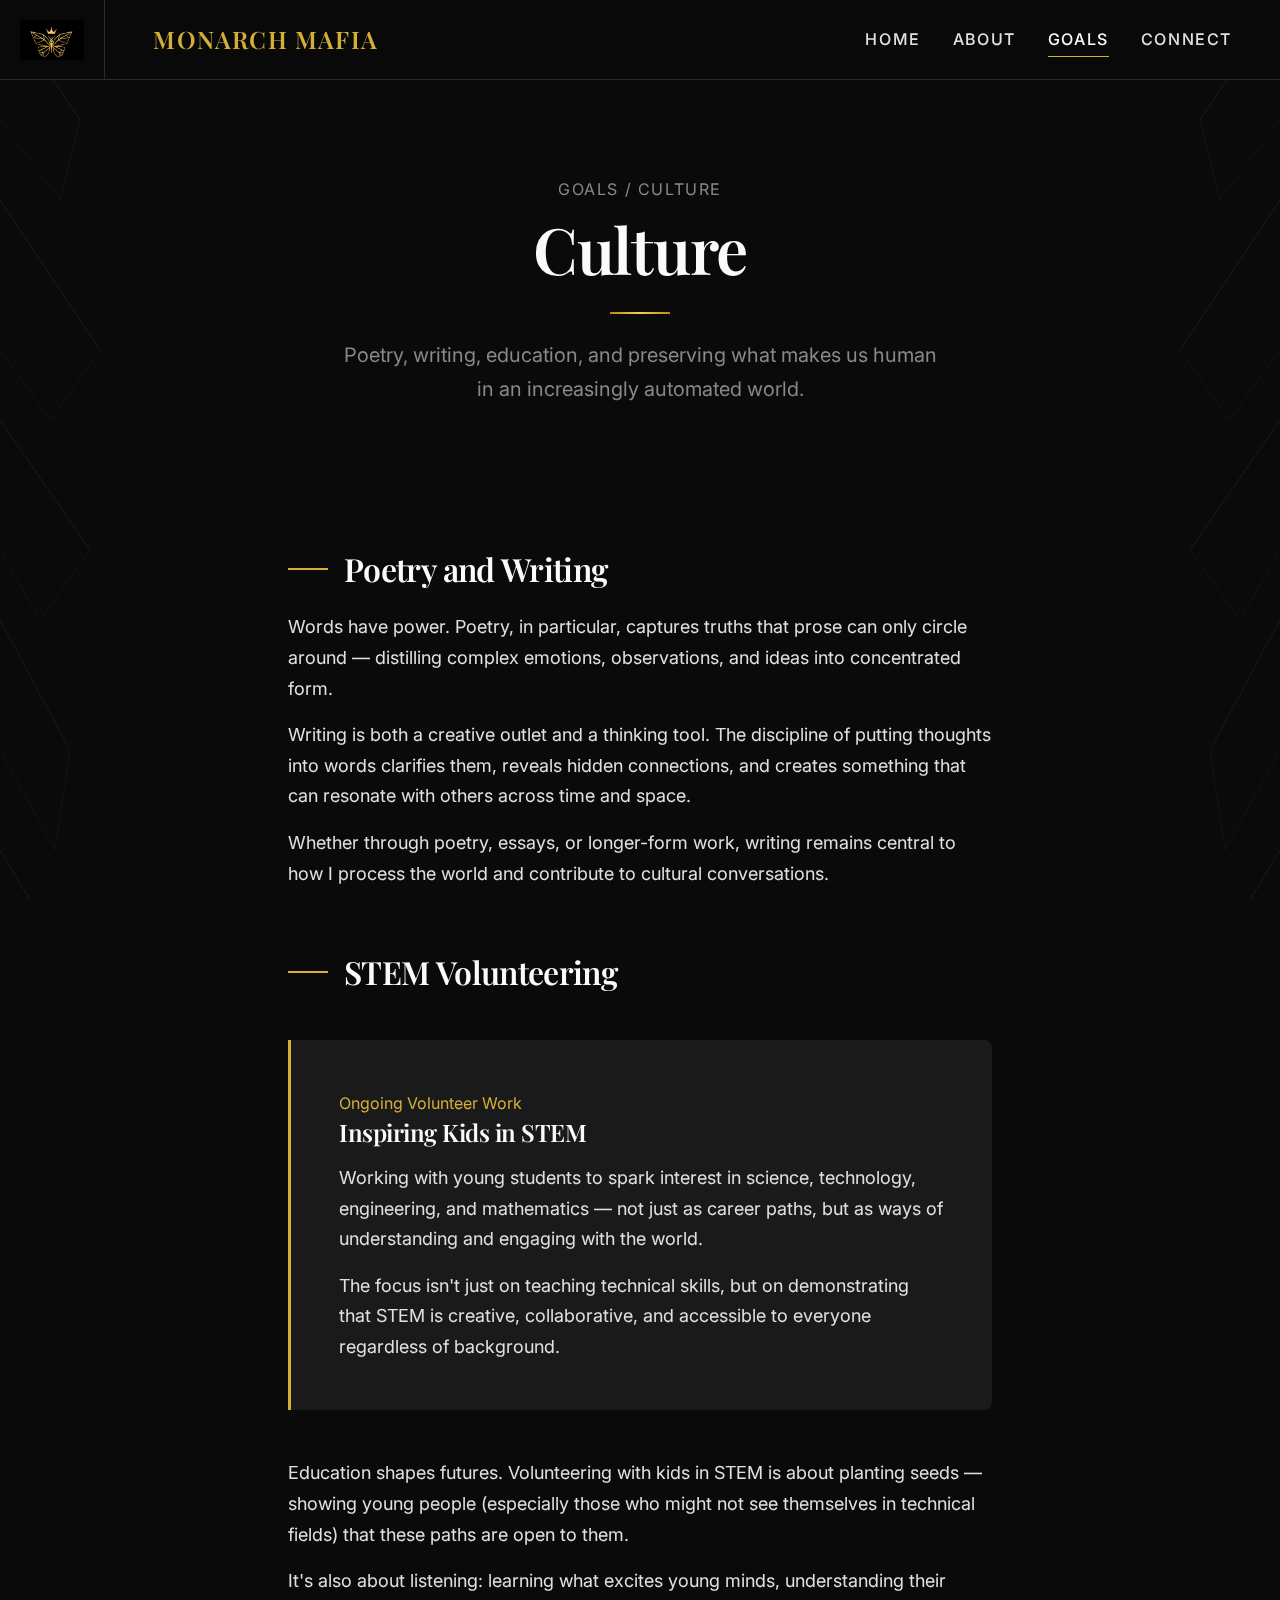
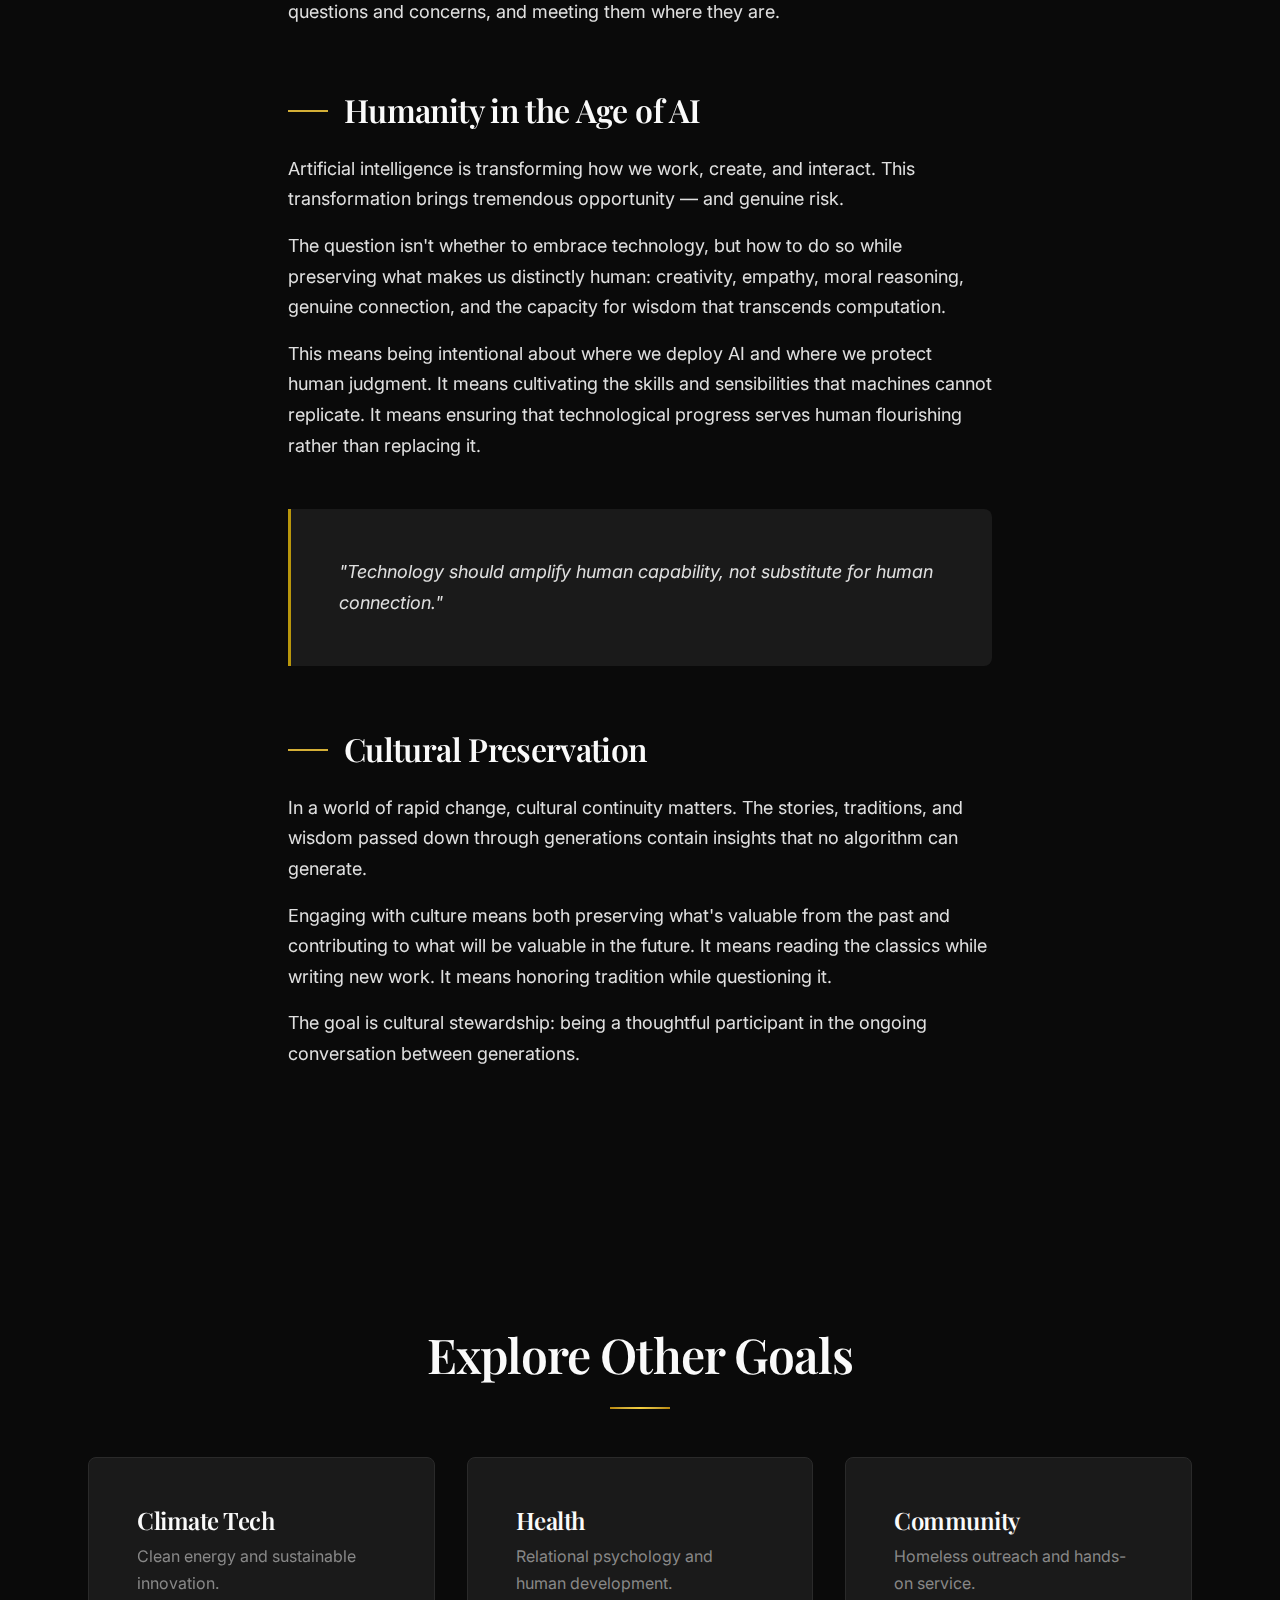
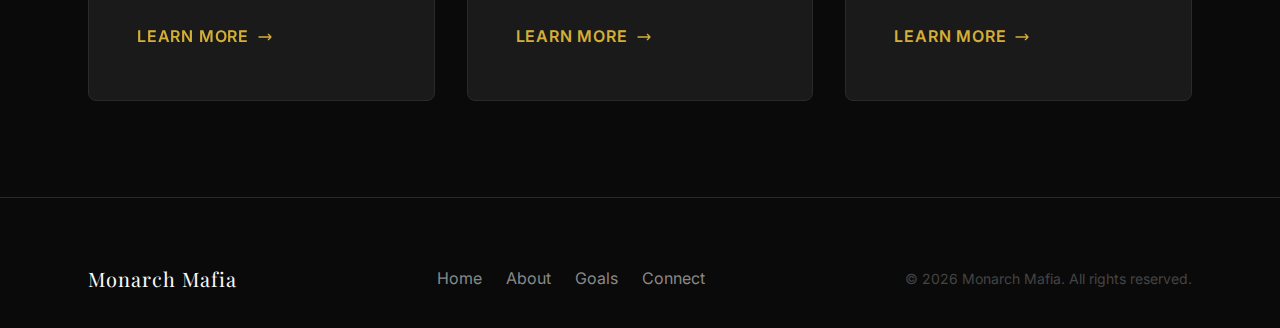
<file: goals/culture.html>
<!DOCTYPE html>
<html lang="en">
<head>
  <meta charset="UTF-8">
  <meta name="viewport" content="width=device-width, initial-scale=1.0">
  <meta http-equiv="X-UA-Compatible" content="IE=edge">

  <!-- Primary Meta Tags -->
  <title>Culture | Monarch Mafia</title>
  <meta name="title" content="Culture | Monarch Mafia">
  <meta name="description" content="Poetry, creative writing, STEM education, and preserving the human element in an age of artificial intelligence.">
  <meta name="author" content="Brianna Correnti">

  <!-- Open Graph / Facebook -->
  <meta property="og:type" content="website">
  <meta property="og:url" content="https://monarchmafia.com/goals/culture.html">
  <meta property="og:title" content="Culture | Monarch Mafia">
  <meta property="og:description" content="Poetry, writing, STEM education, and preserving humanity in the age of AI.">
  <meta property="og:image" content="https://monarchmafia.com/images/og-image.jpg">

  <!-- Twitter -->
  <meta property="twitter:card" content="summary_large_image">
  <meta property="twitter:url" content="https://monarchmafia.com/goals/culture.html">
  <meta property="twitter:title" content="Culture | Monarch Mafia">
  <meta property="twitter:description" content="Poetry, writing, STEM education, and preserving humanity in the age of AI.">
  <meta property="twitter:image" content="https://monarchmafia.com/images/og-image.jpg">

  <!-- Favicon -->
  <link rel="icon" type="image/x-icon" href="/favicon.ico">
  <link rel="apple-touch-icon" sizes="180x180" href="/images/apple-touch-icon.png">

  <!-- Preconnect to external resources -->
  <link rel="preconnect" href="https://fonts.googleapis.com">
  <link rel="preconnect" href="https://fonts.gstatic.com" crossorigin>

  <!-- Google Fonts -->
  <link href="https://fonts.googleapis.com/css2?family=Inter:wght@400;500;600&family=Playfair+Display:ital,wght@0,600;1,400&display=swap" rel="stylesheet">

  <!-- Main Stylesheet -->
  <link rel="stylesheet" href="/css/styles.css">
</head>
<body>
  <!-- Header Component -->
  <header class="header" role="banner">
    <div class="header__inner">
      <a href="/" class="header__logo" aria-label="Monarch Mafia - Home">
        <div class="header__logo-icon">
          <img src="/images/monarch-mafia-logo.png" alt="">
        </div>
        <span class="header__logo-text">Monarch Mafia</span>
      </a>

      <nav class="nav header__nav-wrapper" role="navigation" aria-label="Main navigation">
        <button
          class="nav__toggle"
          aria-label="Toggle navigation menu"
          aria-expanded="false"
          aria-controls="nav-list"
        >
          <span class="nav__toggle-bar"></span>
          <span class="nav__toggle-bar"></span>
          <span class="nav__toggle-bar"></span>
        </button>

        <ul class="nav__list" id="nav-list">
          <li><a href="/" class="nav__link">Home</a></li>
          <li><a href="/about.html" class="nav__link">About</a></li>
          <li><a href="/goals.html" class="nav__link nav__link--active">Goals</a></li>
          <li><a href="/connect.html" class="nav__link">Connect</a></li>
        </ul>
      </nav>
    </div>
  </header>

  <main class="main" id="main-content">
    <!-- Page Header -->
    <header class="page-header">
      <div class="container">
        <p class="text-muted" style="text-transform: uppercase; letter-spacing: 0.1em; font-size: var(--text-sm); margin-bottom: var(--space-sm);">
          <a href="/goals.html" style="color: inherit;">Goals</a> / Culture
        </p>
        <h1 class="page-header__title">Culture</h1>
        <div class="gold-line gold-line--center" aria-hidden="true"></div>
        <p class="page-header__description">
          Poetry, writing, education, and preserving what makes us human in an increasingly automated world.
        </p>
      </div>
    </header>

    <!-- Main Content -->
    <section class="section" aria-labelledby="culture-overview">
      <div class="container container--narrow">
        <div class="content-section">
          <h2 id="culture-overview" class="content-section__title">Poetry and Writing</h2>

          <p>
            Words have power. Poetry, in particular, captures truths that prose can only circle
            around — distilling complex emotions, observations, and ideas into concentrated form.
          </p>

          <p>
            Writing is both a creative outlet and a thinking tool. The discipline of putting
            thoughts into words clarifies them, reveals hidden connections, and creates something
            that can resonate with others across time and space.
          </p>

          <p>
            Whether through poetry, essays, or longer-form work, writing remains central to how
            I process the world and contribute to cultural conversations.
          </p>

          <!-- CONTENT NOTE: Sample poems or links to published work can be added here -->
        </div>

        <div class="content-section">
          <h2 class="content-section__title">STEM Volunteering</h2>

          <div class="project-highlight">
            <span class="project-highlight__meta">Ongoing Volunteer Work</span>
            <h3 class="project-highlight__title">Inspiring Kids in STEM</h3>
            <p>
              Working with young students to spark interest in science, technology, engineering,
              and mathematics — not just as career paths, but as ways of understanding and
              engaging with the world.
            </p>
            <p>
              The focus isn't just on teaching technical skills, but on demonstrating that STEM
              is creative, collaborative, and accessible to everyone regardless of background.
            </p>
          </div>

          <p>
            Education shapes futures. Volunteering with kids in STEM is about planting seeds —
            showing young people (especially those who might not see themselves in technical
            fields) that these paths are open to them.
          </p>

          <p>
            It's also about listening: learning what excites young minds, understanding their
            questions and concerns, and meeting them where they are.
          </p>
        </div>

        <div class="content-section">
          <h2 class="content-section__title">Humanity in the Age of AI</h2>

          <p>
            Artificial intelligence is transforming how we work, create, and interact. This
            transformation brings tremendous opportunity — and genuine risk.
          </p>

          <p>
            The question isn't whether to embrace technology, but how to do so while preserving
            what makes us distinctly human: creativity, empathy, moral reasoning, genuine
            connection, and the capacity for wisdom that transcends computation.
          </p>

          <p>
            This means being intentional about where we deploy AI and where we protect human
            judgment. It means cultivating the skills and sensibilities that machines cannot
            replicate. It means ensuring that technological progress serves human flourishing
            rather than replacing it.
          </p>

          <blockquote class="project-highlight" style="border-color: var(--color-gold-dark);">
            <p style="font-style: italic; margin: 0;">
              "Technology should amplify human capability, not substitute for human connection."
            </p>
          </blockquote>
        </div>

        <div class="content-section">
          <h2 class="content-section__title">Cultural Preservation</h2>

          <p>
            In a world of rapid change, cultural continuity matters. The stories, traditions,
            and wisdom passed down through generations contain insights that no algorithm can
            generate.
          </p>

          <p>
            Engaging with culture means both preserving what's valuable from the past and
            contributing to what will be valuable in the future. It means reading the classics
            while writing new work. It means honoring tradition while questioning it.
          </p>

          <p>
            The goal is cultural stewardship: being a thoughtful participant in the ongoing
            conversation between generations.
          </p>
        </div>
      </div>
    </section>

    <!-- Related Goals Navigation -->
    <section class="section" aria-labelledby="related-goals">
      <div class="container">
        <h2 id="related-goals" class="text-center">Explore Other Goals</h2>
        <div class="gold-line gold-line--center" aria-hidden="true"></div>

        <div class="card-grid" style="margin-top: var(--space-2xl);">
          <article class="card">
            <h3 class="card__title">Climate Tech</h3>
            <p class="card__description">Clean energy and sustainable innovation.</p>
            <a href="/goals/climate-tech.html" class="card__link">
              Learn More
              <svg xmlns="http://www.w3.org/2000/svg" fill="none" viewBox="0 0 24 24" stroke="currentColor" aria-hidden="true" style="width:16px;height:16px;">
                <path stroke-linecap="round" stroke-linejoin="round" stroke-width="2" d="M17 8l4 4m0 0l-4 4m4-4H3" />
              </svg>
            </a>
          </article>

          <article class="card">
            <h3 class="card__title">Health</h3>
            <p class="card__description">Relational psychology and human development.</p>
            <a href="/goals/health.html" class="card__link">
              Learn More
              <svg xmlns="http://www.w3.org/2000/svg" fill="none" viewBox="0 0 24 24" stroke="currentColor" aria-hidden="true" style="width:16px;height:16px;">
                <path stroke-linecap="round" stroke-linejoin="round" stroke-width="2" d="M17 8l4 4m0 0l-4 4m4-4H3" />
              </svg>
            </a>
          </article>

          <article class="card">
            <h3 class="card__title">Community</h3>
            <p class="card__description">Homeless outreach and hands-on service.</p>
            <a href="/goals/community.html" class="card__link">
              Learn More
              <svg xmlns="http://www.w3.org/2000/svg" fill="none" viewBox="0 0 24 24" stroke="currentColor" aria-hidden="true" style="width:16px;height:16px;">
                <path stroke-linecap="round" stroke-linejoin="round" stroke-width="2" d="M17 8l4 4m0 0l-4 4m4-4H3" />
              </svg>
            </a>
          </article>
        </div>
      </div>
    </section>
  </main>

  <!-- Footer Component -->
  <footer class="footer" role="contentinfo">
    <div class="container footer__inner">
      <span class="footer__logo">Monarch Mafia</span>

      <nav class="footer__nav" aria-label="Footer navigation">
        <a href="/" class="footer__link">Home</a>
        <a href="/about.html" class="footer__link">About</a>
        <a href="/goals.html" class="footer__link">Goals</a>
        <a href="/connect.html" class="footer__link">Connect</a>
      </nav>

      <p class="footer__copyright">
        &copy; <span id="current-year">2025</span> Monarch Mafia. All rights reserved.
      </p>
    </div>
  </footer>

  <script>
    document.getElementById('current-year').textContent = new Date().getFullYear();
  </script>
  <script src="/js/main.js"></script>
</body>
</html>
</file>
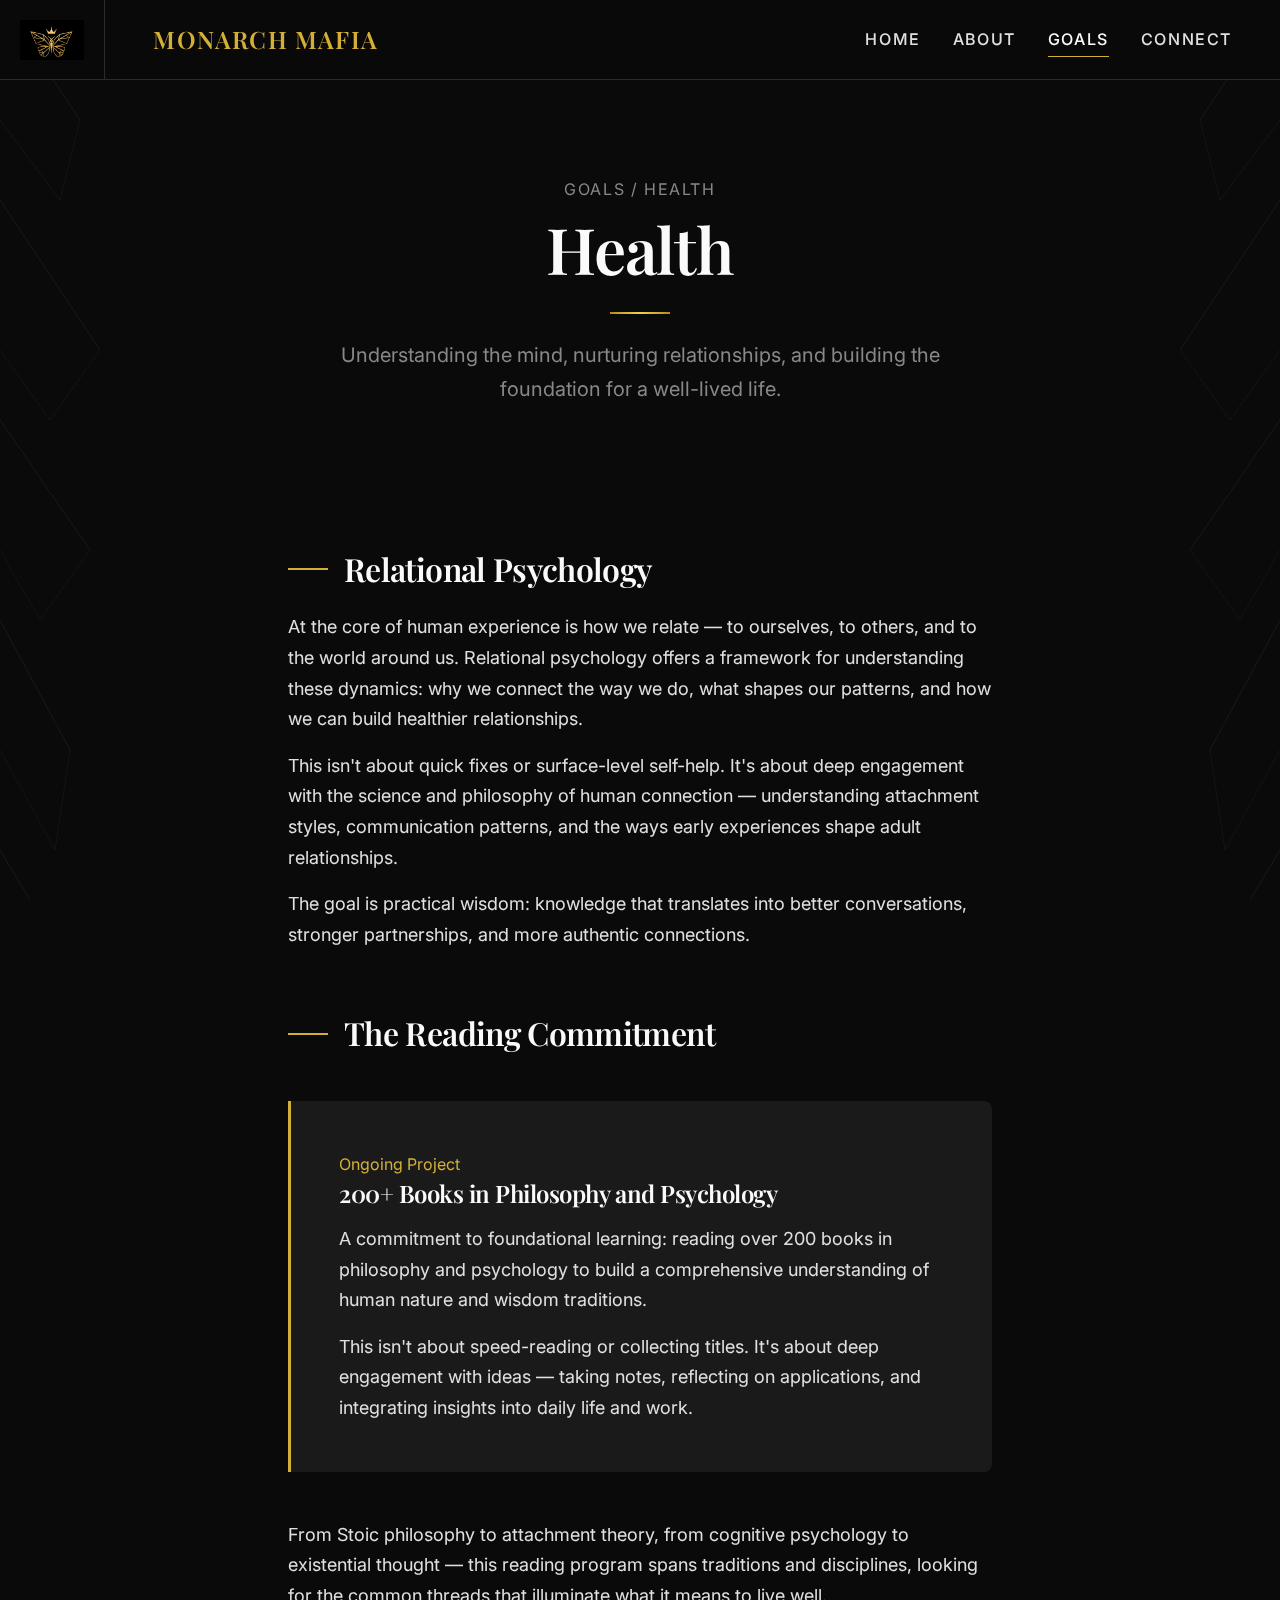
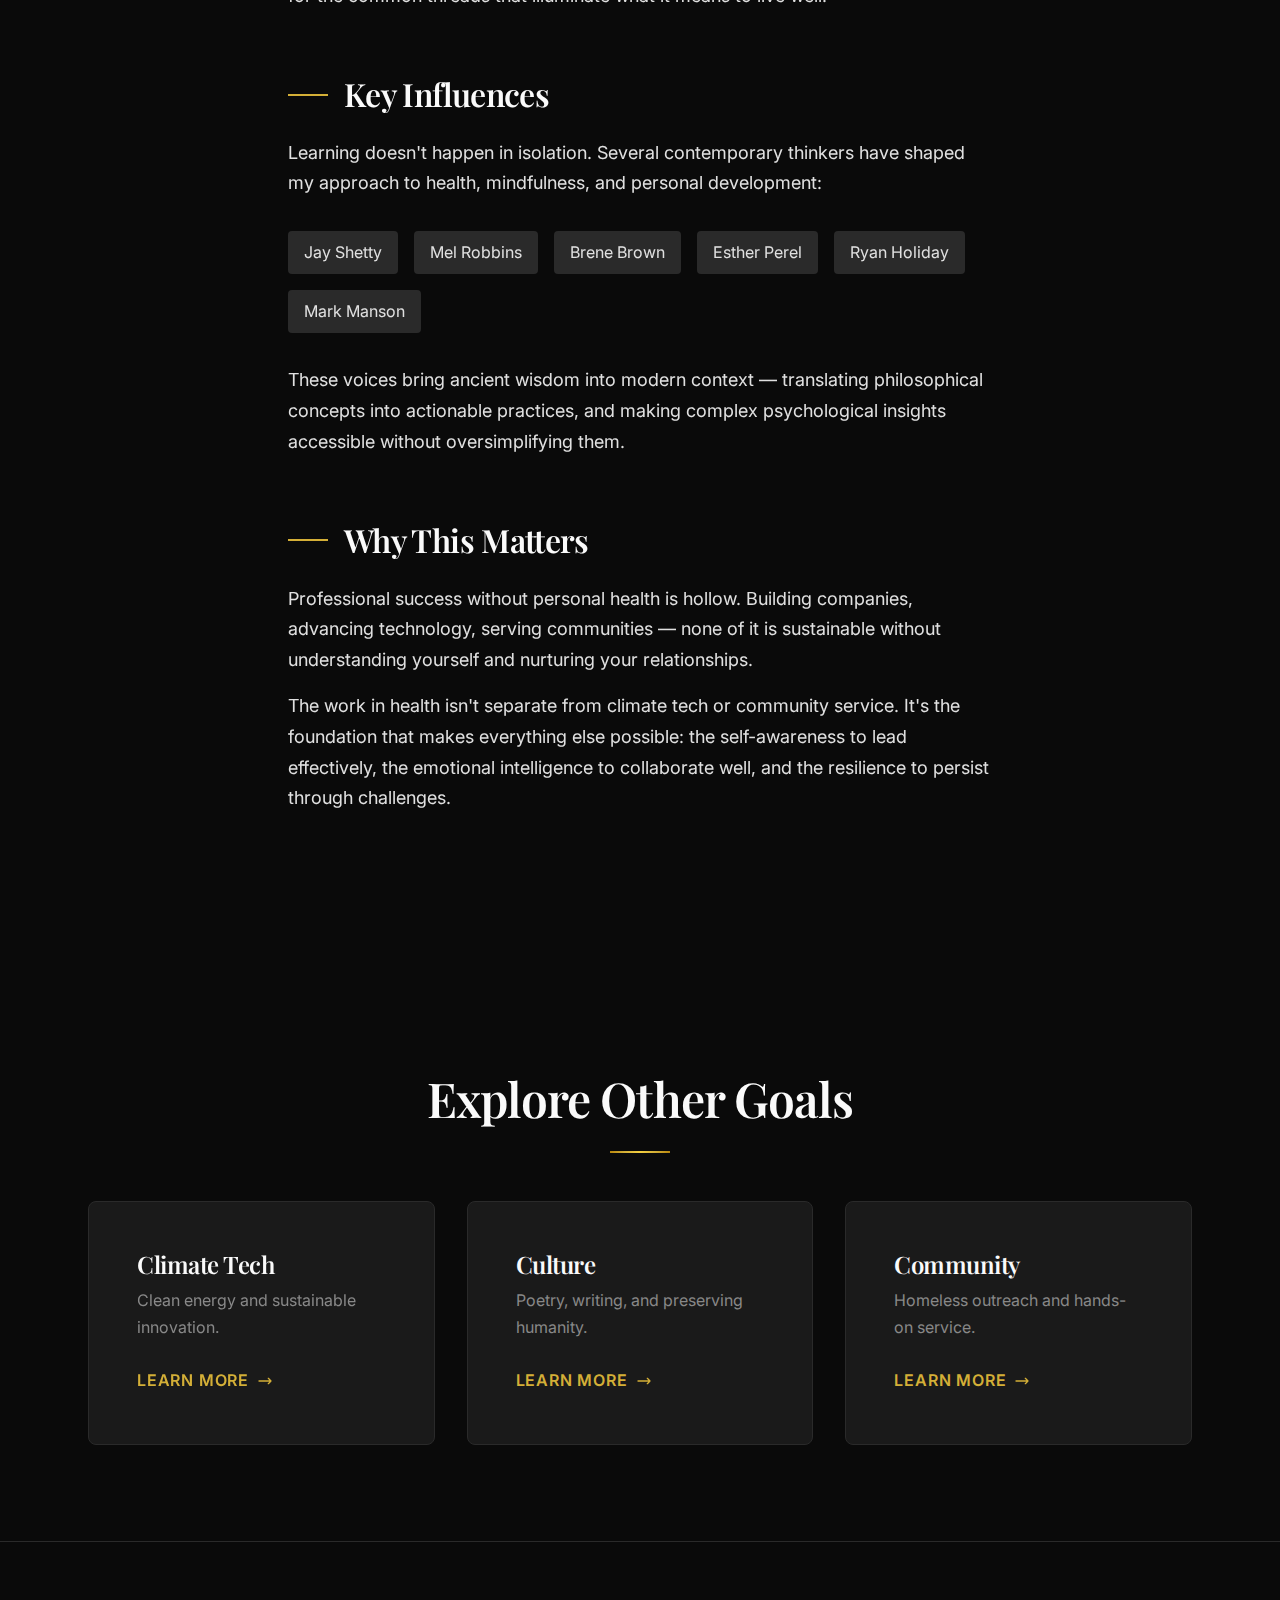
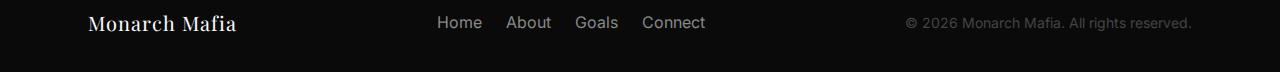
<file: goals/health.html>
<!DOCTYPE html>
<html lang="en">
<head>
  <meta charset="UTF-8">
  <meta name="viewport" content="width=device-width, initial-scale=1.0">
  <meta http-equiv="X-UA-Compatible" content="IE=edge">

  <!-- Primary Meta Tags -->
  <title>Health | Monarch Mafia</title>
  <meta name="title" content="Health | Monarch Mafia">
  <meta name="description" content="Exploring relational psychology, mental wellness, and human development through deep study of philosophy and psychology.">
  <meta name="author" content="Brianna Correnti">

  <!-- Open Graph / Facebook -->
  <meta property="og:type" content="website">
  <meta property="og:url" content="https://monarchmafia.com/goals/health.html">
  <meta property="og:title" content="Health | Monarch Mafia">
  <meta property="og:description" content="Relational psychology, mental wellness, and human development.">
  <meta property="og:image" content="https://monarchmafia.com/images/og-image.jpg">

  <!-- Twitter -->
  <meta property="twitter:card" content="summary_large_image">
  <meta property="twitter:url" content="https://monarchmafia.com/goals/health.html">
  <meta property="twitter:title" content="Health | Monarch Mafia">
  <meta property="twitter:description" content="Relational psychology, mental wellness, and human development.">
  <meta property="twitter:image" content="https://monarchmafia.com/images/og-image.jpg">

  <!-- Favicon -->
  <link rel="icon" type="image/x-icon" href="/favicon.ico">
  <link rel="apple-touch-icon" sizes="180x180" href="/images/apple-touch-icon.png">

  <!-- Preconnect to external resources -->
  <link rel="preconnect" href="https://fonts.googleapis.com">
  <link rel="preconnect" href="https://fonts.gstatic.com" crossorigin>

  <!-- Google Fonts -->
  <link href="https://fonts.googleapis.com/css2?family=Inter:wght@400;500;600&family=Playfair+Display:ital,wght@0,600;1,400&display=swap" rel="stylesheet">

  <!-- Main Stylesheet -->
  <link rel="stylesheet" href="/css/styles.css">
</head>
<body>
  <!-- Header Component -->
  <header class="header" role="banner">
    <div class="header__inner">
      <a href="/" class="header__logo" aria-label="Monarch Mafia - Home">
        <div class="header__logo-icon">
          <img src="/images/monarch-mafia-logo.png" alt="">
        </div>
        <span class="header__logo-text">Monarch Mafia</span>
      </a>

      <nav class="nav header__nav-wrapper" role="navigation" aria-label="Main navigation">
        <button
          class="nav__toggle"
          aria-label="Toggle navigation menu"
          aria-expanded="false"
          aria-controls="nav-list"
        >
          <span class="nav__toggle-bar"></span>
          <span class="nav__toggle-bar"></span>
          <span class="nav__toggle-bar"></span>
        </button>

        <ul class="nav__list" id="nav-list">
          <li><a href="/" class="nav__link">Home</a></li>
          <li><a href="/about.html" class="nav__link">About</a></li>
          <li><a href="/goals.html" class="nav__link nav__link--active">Goals</a></li>
          <li><a href="/connect.html" class="nav__link">Connect</a></li>
        </ul>
      </nav>
    </div>
  </header>

  <main class="main" id="main-content">
    <!-- Page Header -->
    <header class="page-header">
      <div class="container">
        <p class="text-muted" style="text-transform: uppercase; letter-spacing: 0.1em; font-size: var(--text-sm); margin-bottom: var(--space-sm);">
          <a href="/goals.html" style="color: inherit;">Goals</a> / Health
        </p>
        <h1 class="page-header__title">Health</h1>
        <div class="gold-line gold-line--center" aria-hidden="true"></div>
        <p class="page-header__description">
          Understanding the mind, nurturing relationships, and building the foundation for a well-lived life.
        </p>
      </div>
    </header>

    <!-- Main Content -->
    <section class="section" aria-labelledby="health-overview">
      <div class="container container--narrow">
        <div class="content-section">
          <h2 id="health-overview" class="content-section__title">Relational Psychology</h2>

          <p>
            At the core of human experience is how we relate — to ourselves, to others, and to
            the world around us. Relational psychology offers a framework for understanding these
            dynamics: why we connect the way we do, what shapes our patterns, and how we can
            build healthier relationships.
          </p>

          <p>
            This isn't about quick fixes or surface-level self-help. It's about deep engagement
            with the science and philosophy of human connection — understanding attachment styles,
            communication patterns, and the ways early experiences shape adult relationships.
          </p>

          <p>
            The goal is practical wisdom: knowledge that translates into better conversations,
            stronger partnerships, and more authentic connections.
          </p>
        </div>

        <div class="content-section">
          <h2 class="content-section__title">The Reading Commitment</h2>

          <div class="project-highlight">
            <span class="project-highlight__meta">Ongoing Project</span>
            <h3 class="project-highlight__title">200+ Books in Philosophy and Psychology</h3>
            <p>
              A commitment to foundational learning: reading over 200 books in philosophy and
              psychology to build a comprehensive understanding of human nature and wisdom
              traditions.
            </p>
            <p>
              This isn't about speed-reading or collecting titles. It's about deep engagement
              with ideas — taking notes, reflecting on applications, and integrating insights
              into daily life and work.
            </p>
          </div>

          <p>
            From Stoic philosophy to attachment theory, from cognitive psychology to existential
            thought — this reading program spans traditions and disciplines, looking for the
            common threads that illuminate what it means to live well.
          </p>
        </div>

        <div class="content-section">
          <h2 class="content-section__title">Key Influences</h2>

          <p>
            Learning doesn't happen in isolation. Several contemporary thinkers have shaped my
            approach to health, mindfulness, and personal development:
          </p>

          <div class="influence-list" style="margin: var(--space-xl) 0;">
            <span class="influence-tag">Jay Shetty</span>
            <span class="influence-tag">Mel Robbins</span>
            <span class="influence-tag">Brene Brown</span>
            <span class="influence-tag">Esther Perel</span>
            <span class="influence-tag">Ryan Holiday</span>
            <span class="influence-tag">Mark Manson</span>
          </div>

          <p>
            These voices bring ancient wisdom into modern context — translating philosophical
            concepts into actionable practices, and making complex psychological insights
            accessible without oversimplifying them.
          </p>
        </div>

        <div class="content-section">
          <h2 class="content-section__title">Why This Matters</h2>

          <p>
            Professional success without personal health is hollow. Building companies, advancing
            technology, serving communities — none of it is sustainable without understanding
            yourself and nurturing your relationships.
          </p>

          <p>
            The work in health isn't separate from climate tech or community service. It's the
            foundation that makes everything else possible: the self-awareness to lead effectively,
            the emotional intelligence to collaborate well, and the resilience to persist through
            challenges.
          </p>
        </div>
      </div>
    </section>

    <!-- Related Goals Navigation -->
    <section class="section" aria-labelledby="related-goals">
      <div class="container">
        <h2 id="related-goals" class="text-center">Explore Other Goals</h2>
        <div class="gold-line gold-line--center" aria-hidden="true"></div>

        <div class="card-grid" style="margin-top: var(--space-2xl);">
          <article class="card">
            <h3 class="card__title">Climate Tech</h3>
            <p class="card__description">Clean energy and sustainable innovation.</p>
            <a href="/goals/climate-tech.html" class="card__link">
              Learn More
              <svg xmlns="http://www.w3.org/2000/svg" fill="none" viewBox="0 0 24 24" stroke="currentColor" aria-hidden="true" style="width:16px;height:16px;">
                <path stroke-linecap="round" stroke-linejoin="round" stroke-width="2" d="M17 8l4 4m0 0l-4 4m4-4H3" />
              </svg>
            </a>
          </article>

          <article class="card">
            <h3 class="card__title">Culture</h3>
            <p class="card__description">Poetry, writing, and preserving humanity.</p>
            <a href="/goals/culture.html" class="card__link">
              Learn More
              <svg xmlns="http://www.w3.org/2000/svg" fill="none" viewBox="0 0 24 24" stroke="currentColor" aria-hidden="true" style="width:16px;height:16px;">
                <path stroke-linecap="round" stroke-linejoin="round" stroke-width="2" d="M17 8l4 4m0 0l-4 4m4-4H3" />
              </svg>
            </a>
          </article>

          <article class="card">
            <h3 class="card__title">Community</h3>
            <p class="card__description">Homeless outreach and hands-on service.</p>
            <a href="/goals/community.html" class="card__link">
              Learn More
              <svg xmlns="http://www.w3.org/2000/svg" fill="none" viewBox="0 0 24 24" stroke="currentColor" aria-hidden="true" style="width:16px;height:16px;">
                <path stroke-linecap="round" stroke-linejoin="round" stroke-width="2" d="M17 8l4 4m0 0l-4 4m4-4H3" />
              </svg>
            </a>
          </article>
        </div>
      </div>
    </section>
  </main>

  <!-- Footer Component -->
  <footer class="footer" role="contentinfo">
    <div class="container footer__inner">
      <span class="footer__logo">Monarch Mafia</span>

      <nav class="footer__nav" aria-label="Footer navigation">
        <a href="/" class="footer__link">Home</a>
        <a href="/about.html" class="footer__link">About</a>
        <a href="/goals.html" class="footer__link">Goals</a>
        <a href="/connect.html" class="footer__link">Connect</a>
      </nav>

      <p class="footer__copyright">
        &copy; <span id="current-year">2025</span> Monarch Mafia. All rights reserved.
      </p>
    </div>
  </footer>

  <script>
    document.getElementById('current-year').textContent = new Date().getFullYear();
  </script>
  <script src="/js/main.js"></script>
</body>
</html>
</file>
<file: css/styles.css>
/*
 * Monarch Mafia - Main Stylesheet
 *
 * Design System:
 * - Color palette: Black dominant (#0a0a0a), gold accents (#c9a227)
 * - Typography: Playfair Display (headings), Inter (body)
 * - Mobile-first responsive approach
 * - BEM-inspired naming convention
 *
 * Architecture:
 * 1. CSS Custom Properties (design tokens)
 * 2. Reset/Base styles
 * 3. Typography
 * 4. Layout utilities
 * 5. Components (header, footer, cards, forms)
 * 6. Page-specific styles
 * 7. Media queries
 */

/* ==========================================================================
   1. CSS Custom Properties - Design Tokens
   ========================================================================== */

:root {
  /* Colors */
  --color-black: #0a0a0a;
  --color-black-light: #1a1a1a;
  --color-black-lighter: #2a2a2a;

  /* Enhanced Gold Color System */
  --color-gold: #d4af37;
  --color-gold-light: #f4d03f;
  --color-gold-lighter: #fce79a;
  --color-gold-dark: #b8960c;
  --color-gold-darker: #8b7500;

  /* Gold Gradients */
  --gradient-gold: linear-gradient(135deg, #b8860b 0%, #d4af37 25%, #f4d03f 50%, #d4af37 75%, #b8860b 100%);
  --gradient-gold-shine: linear-gradient(90deg, transparent 0%, rgba(255, 215, 0, 0.4) 50%, transparent 100%);
  --gradient-gold-subtle: linear-gradient(135deg, #c9a227 0%, #d4af37 50%, #e6c84b 100%);
  --gradient-gold-text: linear-gradient(135deg, #f4d03f 0%, #d4af37 40%, #b8860b 100%);

  --color-white: #fafafa;
  --color-white-muted: #e0e0e0;
  --color-gray: #888888;
  --color-gray-dark: #444444;

  /* Typography */
  --font-heading: 'Playfair Display', Georgia, serif;
  --font-body: 'Inter', -apple-system, BlinkMacSystemFont, 'Segoe UI', Roboto, sans-serif;

  /* Font sizes - fluid typography */
  --text-xs: clamp(0.75rem, 0.7rem + 0.25vw, 0.875rem);
  --text-sm: clamp(0.875rem, 0.8rem + 0.375vw, 1rem);
  --text-base: clamp(1rem, 0.9rem + 0.5vw, 1.125rem);
  --text-lg: clamp(1.125rem, 1rem + 0.625vw, 1.25rem);
  --text-xl: clamp(1.25rem, 1.1rem + 0.75vw, 1.5rem);
  --text-2xl: clamp(1.5rem, 1.25rem + 1.25vw, 2rem);
  --text-3xl: clamp(2rem, 1.5rem + 2.5vw, 3rem);
  --text-4xl: clamp(2.5rem, 2rem + 2.5vw, 4rem);

  /* Spacing */
  --space-xs: 0.25rem;
  --space-sm: 0.5rem;
  --space-md: 1rem;
  --space-lg: 1.5rem;
  --space-xl: 2rem;
  --space-2xl: 3rem;
  --space-3xl: 4rem;
  --space-4xl: 6rem;

  /* Layout */
  --max-width: 1200px;
  --max-width-narrow: 800px;
  --header-height: 80px;

  /* Transitions */
  --transition-fast: 150ms ease;
  --transition-base: 250ms ease;
  --transition-slow: 400ms ease;

  /* Borders */
  --border-width: 1px;
  --border-radius-sm: 4px;
  --border-radius-md: 8px;
  --border-radius-lg: 12px;
}

/* ==========================================================================
   2. Reset and Base Styles
   ========================================================================== */

*,
*::before,
*::after {
  box-sizing: border-box;
  margin: 0;
  padding: 0;
}

html {
  scroll-behavior: smooth;
  -webkit-text-size-adjust: 100%;
}

body {
  font-family: var(--font-body);
  font-size: var(--text-base);
  line-height: 1.7;
  color: var(--color-white);
  background-color: var(--color-black);
  min-height: 100vh;
  -webkit-font-smoothing: antialiased;
  -moz-osx-font-smoothing: grayscale;
}

img {
  max-width: 100%;
  height: auto;
  display: block;
}

a {
  color: var(--color-gold);
  text-decoration: none;
  transition: color var(--transition-fast);
}

a:hover,
a:focus {
  color: var(--color-gold-light);
}

a:focus-visible {
  outline: 2px solid var(--color-gold);
  outline-offset: 2px;
}

ul,
ol {
  list-style: none;
}

button {
  font-family: inherit;
  font-size: inherit;
  cursor: pointer;
  border: none;
  background: none;
}

/* ==========================================================================
   3. Typography
   ========================================================================== */

h1, h2, h3, h4, h5, h6 {
  font-family: var(--font-heading);
  font-weight: 600;
  line-height: 1.2;
  color: var(--color-white);
  letter-spacing: -0.02em;
}

h1 { font-size: var(--text-4xl); }
h2 { font-size: var(--text-3xl); }
h3 { font-size: var(--text-2xl); }
h4 { font-size: var(--text-xl); }
h5 { font-size: var(--text-lg); }
h6 { font-size: var(--text-base); }

p {
  margin-bottom: var(--space-md);
  color: var(--color-white-muted);
}

p:last-child {
  margin-bottom: 0;
}

.text-gold {
  color: var(--color-gold);
}

/* Enhanced Gold Text with Gradient */
.text-gold-gradient {
  background: var(--gradient-gold-text);
  -webkit-background-clip: text;
  -webkit-text-fill-color: transparent;
  background-clip: text;
}

/* Gold Shimmer Animation */
@keyframes shimmer {
  0% {
    background-position: -200% center;
  }
  100% {
    background-position: 200% center;
  }
}

@keyframes subtle-glow {
  0%, 100% {
    filter: drop-shadow(0 0 2px rgba(212, 175, 55, 0.3));
  }
  50% {
    filter: drop-shadow(0 0 8px rgba(212, 175, 55, 0.6));
  }
}

.gold-shimmer {
  background: linear-gradient(
    90deg,
    #b8860b 0%,
    #d4af37 20%,
    #f4d03f 40%,
    #fce79a 50%,
    #f4d03f 60%,
    #d4af37 80%,
    #b8860b 100%
  );
  background-size: 200% auto;
  -webkit-background-clip: text;
  -webkit-text-fill-color: transparent;
  background-clip: text;
  animation: shimmer 3s linear infinite;
}

.text-muted {
  color: var(--color-gray);
}

.text-center {
  text-align: center;
}

/* ==========================================================================
   4. Layout Utilities
   ========================================================================== */

.container {
  width: 100%;
  max-width: var(--max-width);
  margin: 0 auto;
  padding: 0 var(--space-lg);
}

.container--narrow {
  max-width: var(--max-width-narrow);
}

.section {
  padding: var(--space-4xl) 0;
}

.section--hero {
  min-height: calc(100vh - var(--header-height));
  display: flex;
  flex-direction: column;
  justify-content: center;
}

/* Gold accent line - decorative element with gradient */
.gold-line {
  width: 60px;
  height: 2px;
  background: var(--gradient-gold);
  margin: var(--space-lg) 0;
  position: relative;
  overflow: hidden;
}

.gold-line::after {
  content: '';
  position: absolute;
  top: 0;
  left: -100%;
  width: 100%;
  height: 100%;
  background: linear-gradient(90deg, transparent, rgba(255, 255, 255, 0.4), transparent);
  animation: shimmer 2s infinite;
}

.gold-line--center {
  margin-left: auto;
  margin-right: auto;
}

/* ==========================================================================
   Geometric Background - Home Page Hero
   ========================================================================== */

.hero-geometric {
  position: relative;
  overflow: hidden;
}

.hero-geometric::before {
  content: '';
  position: absolute;
  top: 0;
  left: 0;
  right: 0;
  bottom: 0;
  pointer-events: none;
  z-index: 0;
}

.geometric-bg {
  position: absolute;
  top: 0;
  left: 0;
  width: 100%;
  height: 100%;
  pointer-events: none;
  overflow: hidden;
  z-index: 0;
}

/* Individual geometric shapes */
.geo-shape {
  position: absolute;
  opacity: 0.08;
}

/* Diamond shape */
.geo-diamond {
  width: 120px;
  height: 120px;
  background: var(--gradient-gold);
  transform: rotate(45deg);
  top: 10%;
  right: 5%;
}

.geo-diamond-2 {
  width: 80px;
  height: 80px;
  background: linear-gradient(135deg, #d4af37 0%, #f4d03f 100%);
  transform: rotate(45deg);
  bottom: 20%;
  left: 3%;
}

/* Circle shapes */
.geo-circle {
  width: 200px;
  height: 200px;
  border: 2px solid var(--color-gold);
  border-radius: 50%;
  top: 30%;
  right: 10%;
}

.geo-circle-2 {
  width: 100px;
  height: 100px;
  border: 1px solid var(--color-gold);
  border-radius: 50%;
  bottom: 15%;
  right: 20%;
}

.geo-circle-filled {
  width: 60px;
  height: 60px;
  background: radial-gradient(circle, rgba(212, 175, 55, 0.3) 0%, transparent 70%);
  border-radius: 50%;
  top: 60%;
  left: 8%;
}

/* Triangle shapes */
.geo-triangle {
  width: 0;
  height: 0;
  border-left: 50px solid transparent;
  border-right: 50px solid transparent;
  border-bottom: 86px solid var(--color-gold);
  opacity: 0.06;
  top: 15%;
  left: 10%;
}

.geo-triangle-2 {
  width: 0;
  height: 0;
  border-left: 30px solid transparent;
  border-right: 30px solid transparent;
  border-bottom: 52px solid var(--color-gold-light);
  opacity: 0.05;
  bottom: 30%;
  right: 15%;
  transform: rotate(180deg);
}

/* Hexagon */
.geo-hexagon {
  width: 100px;
  height: 57px;
  background: var(--color-gold);
  position: absolute;
  top: 45%;
  right: 3%;
  opacity: 0.04;
}

.geo-hexagon::before,
.geo-hexagon::after {
  content: '';
  position: absolute;
  width: 0;
  border-left: 50px solid transparent;
  border-right: 50px solid transparent;
}

.geo-hexagon::before {
  bottom: 100%;
  border-bottom: 28px solid var(--color-gold);
}

.geo-hexagon::after {
  top: 100%;
  border-top: 28px solid var(--color-gold);
}

/* Line accents */
.geo-line {
  height: 1px;
  background: linear-gradient(90deg, transparent, var(--color-gold), transparent);
  opacity: 0.15;
}

.geo-line-1 {
  width: 200px;
  top: 25%;
  left: -50px;
  transform: rotate(-30deg);
}

.geo-line-2 {
  width: 150px;
  bottom: 35%;
  right: -30px;
  transform: rotate(45deg);
}

.geo-line-3 {
  width: 100px;
  top: 70%;
  left: 5%;
  transform: rotate(15deg);
}

/* Dots pattern */
.geo-dots {
  width: 100px;
  height: 100px;
  background-image: radial-gradient(circle, var(--color-gold) 1px, transparent 1px);
  background-size: 20px 20px;
  opacity: 0.1;
  top: 5%;
  left: 15%;
}

/* Corner accent */
.geo-corner {
  width: 150px;
  height: 150px;
  border-top: 1px solid var(--color-gold);
  border-left: 1px solid var(--color-gold);
  opacity: 0.1;
  top: 10%;
  left: 5%;
}

.geo-corner-2 {
  width: 100px;
  height: 100px;
  border-bottom: 1px solid var(--color-gold);
  border-right: 1px solid var(--color-gold);
  opacity: 0.08;
  bottom: 10%;
  right: 5%;
}

/* Visually hidden - for screen readers only */
.visually-hidden {
  position: absolute;
  width: 1px;
  height: 1px;
  padding: 0;
  margin: -1px;
  overflow: hidden;
  clip: rect(0, 0, 0, 0);
  white-space: nowrap;
  border: 0;
}

/* ==========================================================================
   5. Components
   ========================================================================== */

/* --- Header --- */
.header {
  position: fixed;
  top: 0;
  left: 0;
  right: 0;
  height: var(--header-height);
  background-color: rgba(10, 10, 10, 0.95);
  backdrop-filter: blur(10px);
  z-index: 1000;
  border-bottom: 1px solid var(--color-black-lighter);
}

.header__inner {
  display: flex;
  align-items: center;
  justify-content: space-between;
  height: 100%;
  max-width: none;
  padding: 0;
}

.header__logo {
  display: flex;
  align-items: center;
  height: 100%;
}

.header__logo-icon {
  display: flex;
  align-items: center;
  justify-content: center;
  padding: 0 1.25rem;
  height: 100%;
  border-right: 1px solid var(--color-black-lighter);
}

.header__logo-icon img {
  height: 40px;
  width: auto;
}

.header__logo-text {
  font-family: var(--font-heading);
  font-size: var(--text-xl);
  font-weight: 600;
  color: var(--color-white);
  letter-spacing: 0.05em;
  text-transform: uppercase;
  padding-left: var(--space-lg);
}

.header__logo:hover .header__logo-text,
.header__logo:focus .header__logo-text {
  color: var(--color-gold);
}

.header__nav-wrapper {
  padding-right: var(--space-lg);
}

@media (min-width: 769px) {
  .header__logo-text {
    padding-left: var(--space-2xl);
  }

  .header__nav-wrapper {
    padding-right: var(--space-2xl);
  }
}

/* Navigation */
.nav__list {
  display: flex;
  gap: var(--space-xl);
}

.nav__link {
  font-size: var(--text-sm);
  font-weight: 500;
  color: var(--color-white-muted);
  text-transform: uppercase;
  letter-spacing: 0.1em;
  padding: var(--space-sm) 0;
  position: relative;
}

.nav__link::after {
  content: '';
  position: absolute;
  bottom: 0;
  left: 0;
  width: 0;
  height: 1px;
  background-color: var(--color-gold);
  transition: width var(--transition-base);
}

.nav__link:hover::after,
.nav__link:focus::after,
.nav__link--active::after {
  width: 100%;
}

.nav__link:hover,
.nav__link:focus,
.nav__link--active {
  color: var(--color-white);
}

/* Mobile navigation toggle */
.nav__toggle {
  display: none;
  flex-direction: column;
  gap: 5px;
  padding: var(--space-sm);
  z-index: 1001;
}

.nav__toggle-bar {
  width: 24px;
  height: 2px;
  background-color: var(--color-white);
  transition: transform var(--transition-base), opacity var(--transition-base);
}

/* --- Footer --- */
.footer {
  padding: var(--space-3xl) 0 var(--space-xl);
  border-top: 1px solid var(--color-black-lighter);
  margin-top: auto;
}

.footer__inner {
  display: flex;
  flex-direction: column;
  align-items: center;
  gap: var(--space-lg);
}

.footer__logo {
  font-family: var(--font-heading);
  font-size: var(--text-lg);
  color: var(--color-white);
  letter-spacing: 0.05em;
}

.footer__nav {
  display: flex;
  gap: var(--space-lg);
  flex-wrap: wrap;
  justify-content: center;
}

.footer__link {
  font-size: var(--text-sm);
  color: var(--color-gray);
}

.footer__link:hover,
.footer__link:focus {
  color: var(--color-gold);
}

.footer__copyright {
  font-size: var(--text-xs);
  color: var(--color-gray-dark);
  text-align: center;
}

/* --- Buttons --- */
.btn {
  display: inline-flex;
  align-items: center;
  justify-content: center;
  padding: var(--space-md) var(--space-xl);
  font-size: var(--text-sm);
  font-weight: 600;
  text-transform: uppercase;
  letter-spacing: 0.1em;
  border-radius: var(--border-radius-sm);
  transition: all var(--transition-base);
  position: relative;
  overflow: hidden;
}

.btn--primary {
  background: var(--gradient-gold);
  color: var(--color-black);
  border: none;
  box-shadow: 0 2px 10px rgba(212, 175, 55, 0.3);
}

.btn--primary::before {
  content: '';
  position: absolute;
  top: 0;
  left: -100%;
  width: 100%;
  height: 100%;
  background: linear-gradient(90deg, transparent, rgba(255, 255, 255, 0.3), transparent);
  transition: left 0.5s ease;
}

.btn--primary:hover::before,
.btn--primary:focus::before {
  left: 100%;
}

.btn--primary:hover,
.btn--primary:focus {
  box-shadow: 0 4px 20px rgba(212, 175, 55, 0.5);
  transform: translateY(-2px);
  color: var(--color-black);
}

.btn--outline {
  background-color: transparent;
  color: var(--color-gold);
  border: 1px solid;
  border-image: var(--gradient-gold) 1;
}

.btn--outline:hover,
.btn--outline:focus {
  background: var(--gradient-gold);
  color: var(--color-black);
  border: 1px solid transparent;
}

/* --- Carousel / Horizontal Scroll --- */
.carousel {
  position: relative;
  width: 100%;
  overflow: hidden;
}

.carousel__container {
  display: flex;
  gap: var(--space-lg);
  overflow-x: auto;
  scroll-behavior: smooth;
  scrollbar-width: none;
  -ms-overflow-style: none;
  padding: var(--space-md) 0;
}

.carousel__container::-webkit-scrollbar {
  display: none;
}

.carousel__track {
  display: flex;
  gap: var(--space-lg);
  transition: transform 0.5s ease;
}

.carousel__item {
  flex: 0 0 auto;
  width: 320px;
  max-width: 85vw;
}

/* Carousel Navigation Arrows */
.carousel__nav {
  display: flex;
  justify-content: center;
  align-items: center;
  gap: var(--space-lg);
  margin-top: var(--space-xl);
}

.carousel__arrow {
  width: 48px;
  height: 48px;
  border-radius: 50%;
  background: var(--color-black-light);
  border: 1px solid var(--color-black-lighter);
  color: var(--color-gold);
  display: flex;
  align-items: center;
  justify-content: center;
  cursor: pointer;
  transition: all var(--transition-base);
}

.carousel__arrow:hover,
.carousel__arrow:focus {
  background: var(--gradient-gold);
  color: var(--color-black);
  border-color: transparent;
  box-shadow: 0 4px 15px rgba(212, 175, 55, 0.4);
}

.carousel__arrow:disabled {
  opacity: 0.3;
  cursor: not-allowed;
}

.carousel__arrow svg {
  width: 20px;
  height: 20px;
}

/* Carousel Indicators */
.carousel__indicators {
  display: flex;
  gap: var(--space-sm);
}

.carousel__indicator {
  width: 8px;
  height: 8px;
  border-radius: 50%;
  background: var(--color-black-lighter);
  border: none;
  cursor: pointer;
  transition: all var(--transition-base);
}

.carousel__indicator--active,
.carousel__indicator:hover {
  background: var(--gradient-gold);
  transform: scale(1.2);
}

/* --- Cards --- */
.card-grid {
  display: grid;
  grid-template-columns: repeat(auto-fit, minmax(280px, 1fr));
  gap: var(--space-xl);
}

.card {
  background-color: var(--color-black-light);
  border: 1px solid var(--color-black-lighter);
  border-radius: var(--border-radius-md);
  padding: var(--space-2xl);
  transition: all var(--transition-base);
}

.card:hover,
.card:focus-within {
  border-color: var(--color-gold);
  transform: translateY(-4px);
  box-shadow: 0 8px 30px rgba(212, 175, 55, 0.15);
}

.card__icon {
  width: 48px;
  height: 48px;
  margin-bottom: var(--space-lg);
  color: var(--color-gold);
  transition: all var(--transition-base);
}

.card:hover .card__icon {
  color: var(--color-gold-light);
  filter: drop-shadow(0 0 8px rgba(212, 175, 55, 0.5));
}

.card__title {
  font-size: var(--text-xl);
  margin-bottom: var(--space-sm);
}

.card__description {
  font-size: var(--text-sm);
  color: var(--color-gray);
  margin-bottom: var(--space-lg);
}

.card__link {
  font-size: var(--text-sm);
  font-weight: 600;
  text-transform: uppercase;
  letter-spacing: 0.05em;
  display: inline-flex;
  align-items: center;
  gap: var(--space-sm);
}

.card__link svg {
  width: 16px;
  height: 16px;
  transition: transform var(--transition-fast);
}

.card__link:hover svg {
  transform: translateX(4px);
}

/* --- Forms --- */
.form__group {
  margin-bottom: var(--space-lg);
}

.form__label {
  display: block;
  font-size: var(--text-sm);
  font-weight: 500;
  color: var(--color-white);
  margin-bottom: var(--space-sm);
  text-transform: uppercase;
  letter-spacing: 0.05em;
}

.form__input,
.form__textarea {
  width: 100%;
  padding: var(--space-md);
  font-family: var(--font-body);
  font-size: var(--text-base);
  color: var(--color-white);
  background-color: var(--color-black-light);
  border: 1px solid var(--color-black-lighter);
  border-radius: var(--border-radius-sm);
  transition: border-color var(--transition-fast);
}

.form__input:focus,
.form__textarea:focus {
  outline: none;
  border-color: var(--color-gold);
}

.form__input::placeholder,
.form__textarea::placeholder {
  color: var(--color-gray-dark);
}

.form__textarea {
  min-height: 150px;
  resize: vertical;
}

/* --- Photo Grid --- */
.photo-grid {
  display: grid;
  grid-template-columns: repeat(auto-fit, minmax(250px, 1fr));
  gap: var(--space-md);
}

.photo-grid__item {
  position: relative;
  aspect-ratio: 4 / 3;
  overflow: hidden;
  border-radius: var(--border-radius-md);
  background-color: var(--color-black-light);
}

.photo-grid__image {
  width: 100%;
  height: 100%;
  object-fit: cover;
  transition: transform var(--transition-slow);
}

.photo-grid__item:hover .photo-grid__image {
  transform: scale(1.05);
}

.photo-grid__caption {
  position: absolute;
  bottom: 0;
  left: 0;
  right: 0;
  padding: var(--space-md);
  background: linear-gradient(transparent, rgba(0, 0, 0, 0.8));
  font-size: var(--text-sm);
  color: var(--color-white-muted);
}

/* --- Project Highlight --- */
.project-highlight {
  background-color: var(--color-black-light);
  border-left: 3px solid var(--color-gold);
  padding: var(--space-2xl);
  margin: var(--space-2xl) 0;
  border-radius: 0 var(--border-radius-md) var(--border-radius-md) 0;
}

.project-highlight__title {
  font-size: var(--text-xl);
  margin-bottom: var(--space-md);
}

.project-highlight__meta {
  font-size: var(--text-sm);
  color: var(--color-gold);
  margin-bottom: var(--space-md);
}

/* ==========================================================================
   6. Page-Specific Styles
   ========================================================================== */

/* Main content wrapper - accounts for fixed header */
.main {
  padding-top: var(--header-height);
  min-height: 100vh;
  display: flex;
  flex-direction: column;
  position: relative;
}

/* ==========================================================================
   Geometric Line Background - Modern minimalist wireframe
   Clean angular lines inspired by the monarch butterfly logo
   ========================================================================== */

.main::before,
.main::after {
  content: '';
  position: fixed;
  top: 0;
  bottom: 0;
  width: 150px;
  pointer-events: none;
  z-index: 0;
  opacity: 0.12;
}

/* Left edge - clean diagonal lines */
.main::before {
  left: 0;
  background-image: url("data:image/svg+xml,%3Csvg xmlns='http://www.w3.org/2000/svg' viewBox='0 0 150 900' preserveAspectRatio='none'%3E%3Cline x1='0' y1='0' x2='80' y2='120' stroke='%23d4af37' stroke-width='0.75'/%3E%3Cline x1='0' y1='120' x2='60' y2='200' stroke='%23d4af37' stroke-width='0.5'/%3E%3Cline x1='0' y1='200' x2='100' y2='350' stroke='%23d4af37' stroke-width='0.75'/%3E%3Cline x1='0' y1='350' x2='50' y2='420' stroke='%23d4af37' stroke-width='0.5'/%3E%3Cline x1='0' y1='420' x2='90' y2='550' stroke='%23d4af37' stroke-width='0.75'/%3E%3Cline x1='0' y1='550' x2='40' y2='620' stroke='%23d4af37' stroke-width='0.5'/%3E%3Cline x1='0' y1='620' x2='70' y2='750' stroke='%23d4af37' stroke-width='0.75'/%3E%3Cline x1='0' y1='750' x2='55' y2='850' stroke='%23d4af37' stroke-width='0.5'/%3E%3Cline x1='0' y1='850' x2='30' y2='900' stroke='%23d4af37' stroke-width='0.75'/%3E%3Cline x1='80' y1='120' x2='60' y2='200' stroke='%23d4af37' stroke-width='0.5'/%3E%3Cline x1='100' y1='350' x2='50' y2='420' stroke='%23d4af37' stroke-width='0.5'/%3E%3Cline x1='90' y1='550' x2='40' y2='620' stroke='%23d4af37' stroke-width='0.5'/%3E%3Cline x1='70' y1='750' x2='55' y2='850' stroke='%23d4af37' stroke-width='0.5'/%3E%3C/svg%3E");
  background-size: 150px 100%;
  background-repeat: no-repeat;
  background-position: left center;
}

/* Right edge - mirrored clean diagonal lines */
.main::after {
  right: 0;
  background-image: url("data:image/svg+xml,%3Csvg xmlns='http://www.w3.org/2000/svg' viewBox='0 0 150 900' preserveAspectRatio='none'%3E%3Cline x1='150' y1='0' x2='70' y2='120' stroke='%23d4af37' stroke-width='0.75'/%3E%3Cline x1='150' y1='120' x2='90' y2='200' stroke='%23d4af37' stroke-width='0.5'/%3E%3Cline x1='150' y1='200' x2='50' y2='350' stroke='%23d4af37' stroke-width='0.75'/%3E%3Cline x1='150' y1='350' x2='100' y2='420' stroke='%23d4af37' stroke-width='0.5'/%3E%3Cline x1='150' y1='420' x2='60' y2='550' stroke='%23d4af37' stroke-width='0.75'/%3E%3Cline x1='150' y1='550' x2='110' y2='620' stroke='%23d4af37' stroke-width='0.5'/%3E%3Cline x1='150' y1='620' x2='80' y2='750' stroke='%23d4af37' stroke-width='0.75'/%3E%3Cline x1='150' y1='750' x2='95' y2='850' stroke='%23d4af37' stroke-width='0.5'/%3E%3Cline x1='150' y1='850' x2='120' y2='900' stroke='%23d4af37' stroke-width='0.75'/%3E%3Cline x1='70' y1='120' x2='90' y2='200' stroke='%23d4af37' stroke-width='0.5'/%3E%3Cline x1='50' y1='350' x2='100' y2='420' stroke='%23d4af37' stroke-width='0.5'/%3E%3Cline x1='60' y1='550' x2='110' y2='620' stroke='%23d4af37' stroke-width='0.5'/%3E%3Cline x1='80' y1='750' x2='95' y2='850' stroke='%23d4af37' stroke-width='0.5'/%3E%3C/svg%3E");
  background-size: 150px 100%;
  background-repeat: no-repeat;
  background-position: right center;
}

/* Ensure content stays above the geometric background */
.main > * {
  position: relative;
  z-index: 1;
}

/* Adjust for medium screens */
@media (max-width: 1200px) {
  .main::before,
  .main::after {
    width: 80px;
    opacity: 0.08;
  }
}

/* Hide on mobile */
@media (max-width: 768px) {
  .main::before,
  .main::after {
    display: none;
  }
}

/* Hero section */
.hero__title {
  margin-bottom: var(--space-md);
}

.hero__subtitle {
  font-size: var(--text-lg);
  color: var(--color-gold);
  font-weight: 400;
  margin-bottom: var(--space-xl);
}

.hero__tagline {
  font-size: var(--text-xl);
  font-family: var(--font-heading);
  font-style: italic;
  color: var(--color-white-muted);
  max-width: 600px;
  margin-bottom: var(--space-lg);
}

.hero__supporting {
  font-size: var(--text-base);
  color: var(--color-gray);
  max-width: 500px;
}

.hero__cta {
  margin-top: var(--space-2xl);
  display: flex;
  gap: var(--space-md);
  flex-wrap: wrap;
}

/* Page header for inner pages */
.page-header {
  padding: var(--space-4xl) 0 var(--space-2xl);
  text-align: center;
}

.page-header__title {
  margin-bottom: var(--space-md);
}

.page-header__description {
  font-size: var(--text-lg);
  color: var(--color-gray);
  max-width: 600px;
  margin: 0 auto;
}

/* Content sections */
.content-section {
  margin-bottom: var(--space-3xl);
}

.content-section__title {
  font-size: var(--text-2xl);
  margin-bottom: var(--space-lg);
  display: flex;
  align-items: center;
  gap: var(--space-md);
}

.content-section__title::before {
  content: '';
  width: 40px;
  height: 2px;
  background-color: var(--color-gold);
}

/* Influence list */
.influence-list {
  display: flex;
  flex-wrap: wrap;
  gap: var(--space-md);
}

.influence-tag {
  background-color: var(--color-black-lighter);
  padding: var(--space-sm) var(--space-md);
  border-radius: var(--border-radius-sm);
  font-size: var(--text-sm);
  color: var(--color-white-muted);
}

/* ==========================================================================
   7. Media Queries
   ========================================================================== */

/* Mobile navigation */
@media (max-width: 768px) {
  .nav__toggle {
    display: flex;
  }

  .nav__list {
    position: fixed;
    top: 0;
    right: 0;
    bottom: 0;
    width: 280px;
    max-width: 80vw;
    flex-direction: column;
    background-color: var(--color-black);
    padding: calc(var(--header-height) + var(--space-xl)) var(--space-xl) var(--space-xl);
    transform: translateX(100%);
    transition: transform var(--transition-base);
    border-left: 1px solid var(--color-black-lighter);
    gap: var(--space-lg);
  }

  .nav__list--open {
    transform: translateX(0);
  }

  .nav__link {
    font-size: var(--text-base);
  }

  /* Animated hamburger */
  .nav__toggle--active .nav__toggle-bar:nth-child(1) {
    transform: translateY(7px) rotate(45deg);
  }

  .nav__toggle--active .nav__toggle-bar:nth-child(2) {
    opacity: 0;
  }

  .nav__toggle--active .nav__toggle-bar:nth-child(3) {
    transform: translateY(-7px) rotate(-45deg);
  }

  /* Hero adjustments */
  .hero__cta {
    flex-direction: column;
    align-items: flex-start;
  }

  .btn {
    width: 100%;
    text-align: center;
  }
}

/* Tablet and up */
@media (min-width: 769px) {
  .container {
    padding: 0 var(--space-2xl);
  }
}

/* Desktop */
@media (min-width: 1024px) {
  .footer__inner {
    flex-direction: row;
    justify-content: space-between;
  }

  .footer__copyright {
    text-align: right;
  }
}

/* Reduced motion preference */
@media (prefers-reduced-motion: reduce) {
  *,
  *::before,
  *::after {
    animation-duration: 0.01ms !important;
    animation-iteration-count: 1 !important;
    transition-duration: 0.01ms !important;
  }

  html {
    scroll-behavior: auto;
  }
}

/* High contrast mode support */
@media (prefers-contrast: high) {
  :root {
    --color-gold: #ffd700;
    --color-gray: #a0a0a0;
  }
}

/* Print styles */
@media print {
  .header,
  .nav__toggle,
  .btn {
    display: none;
  }

  body {
    background: white;
    color: black;
  }

  a {
    color: black;
    text-decoration: underline;
  }
}
</file>
